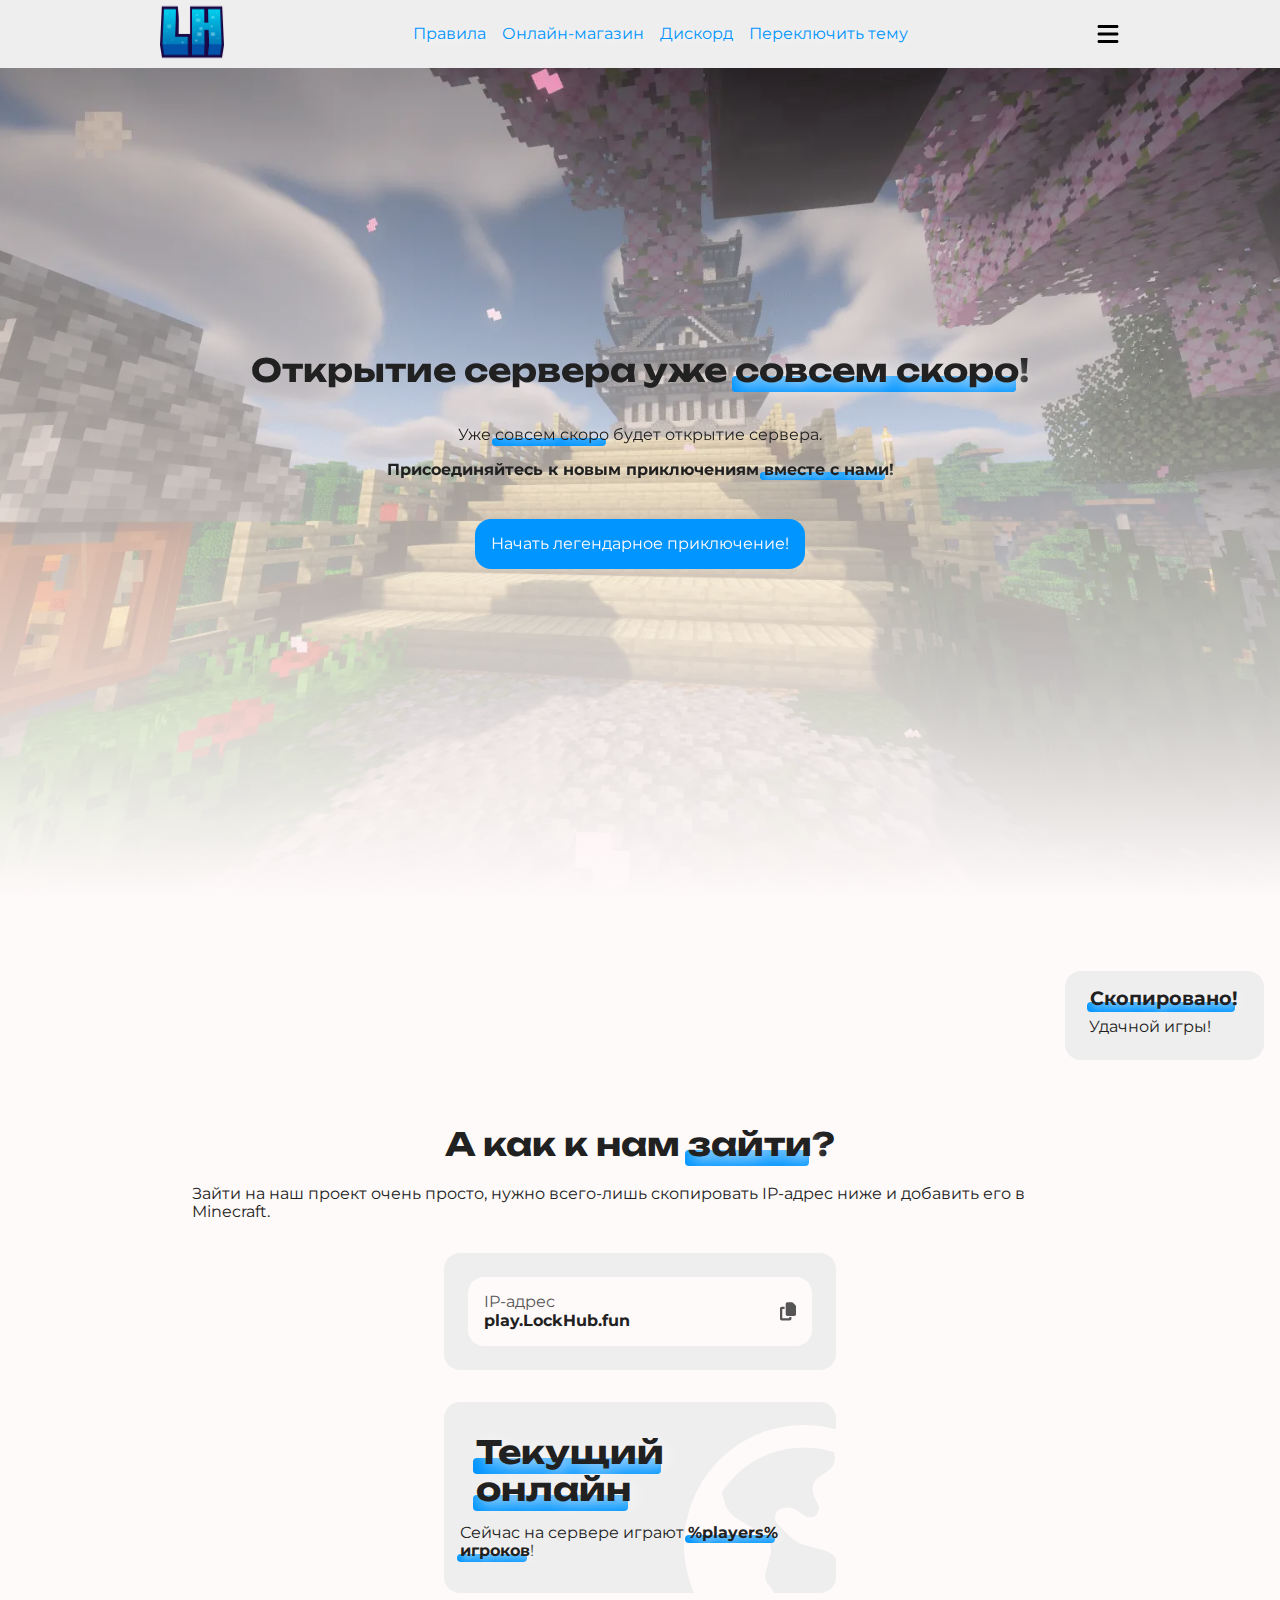
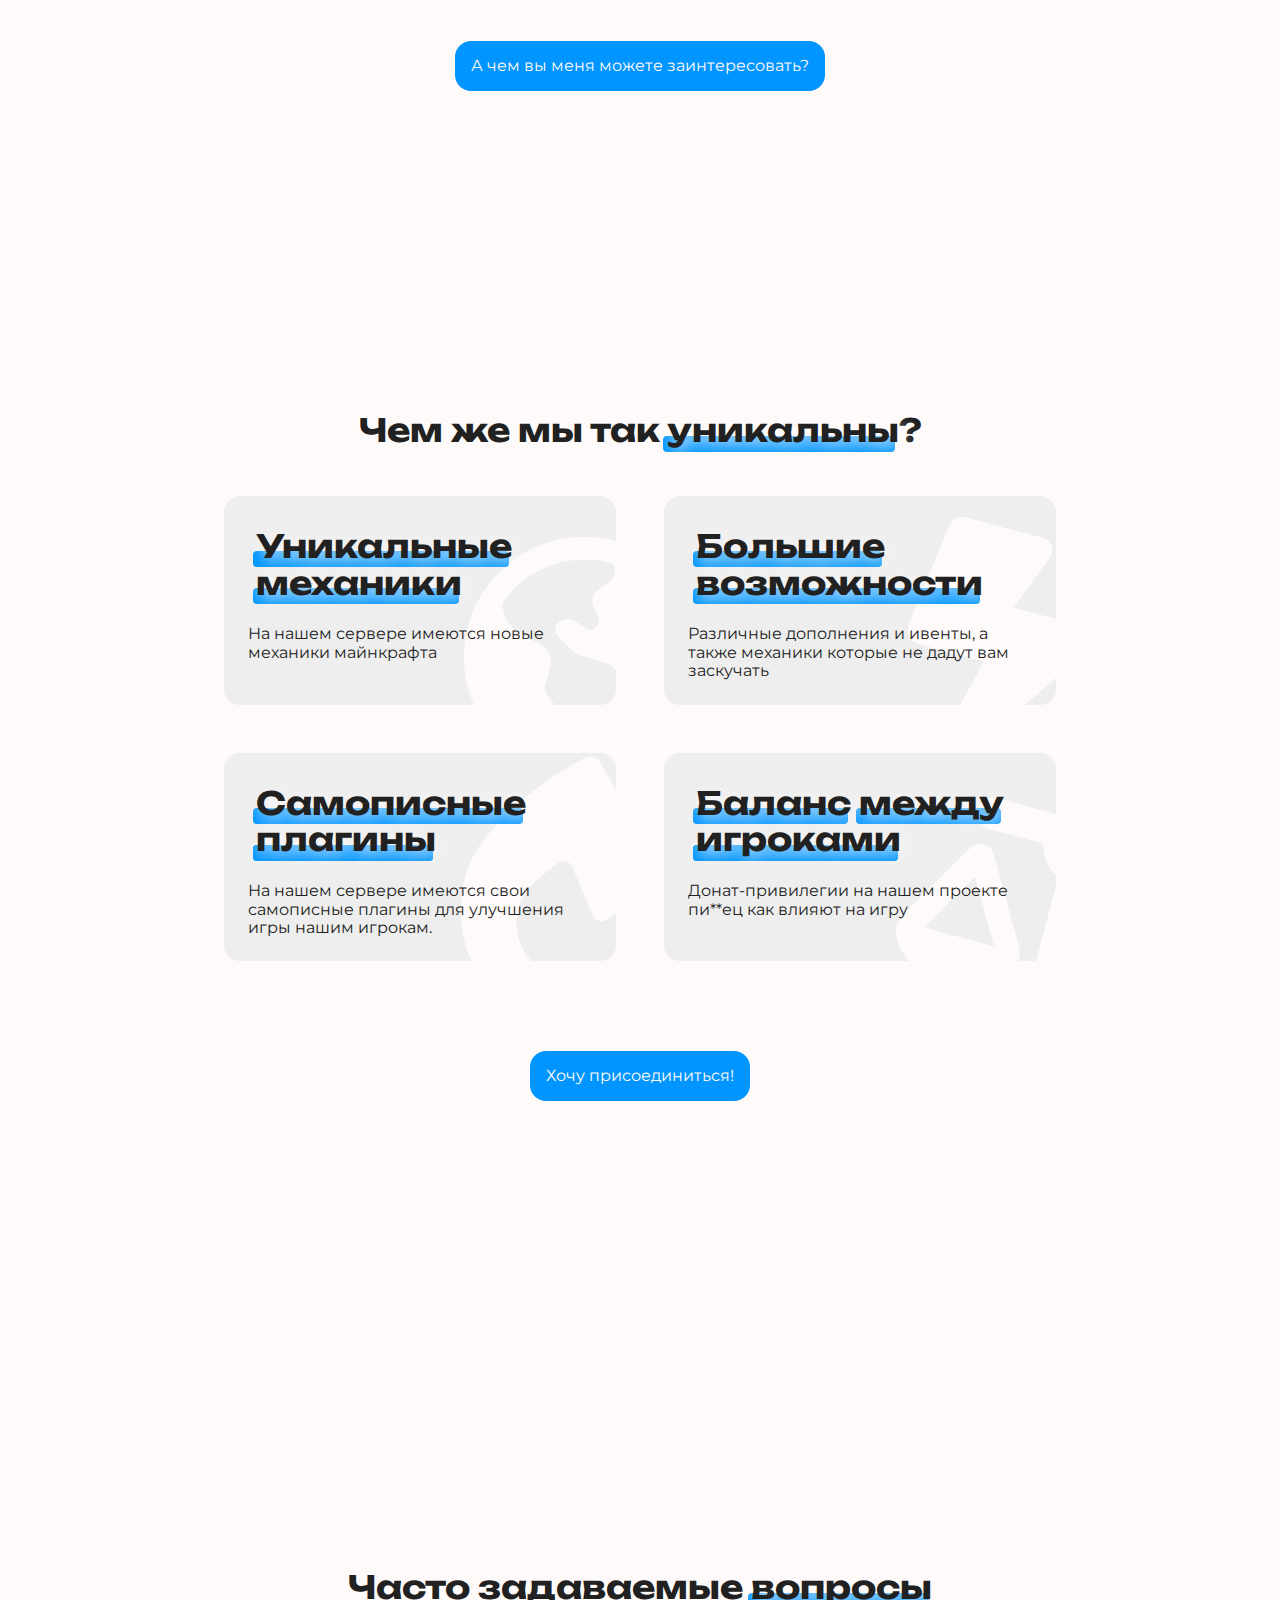
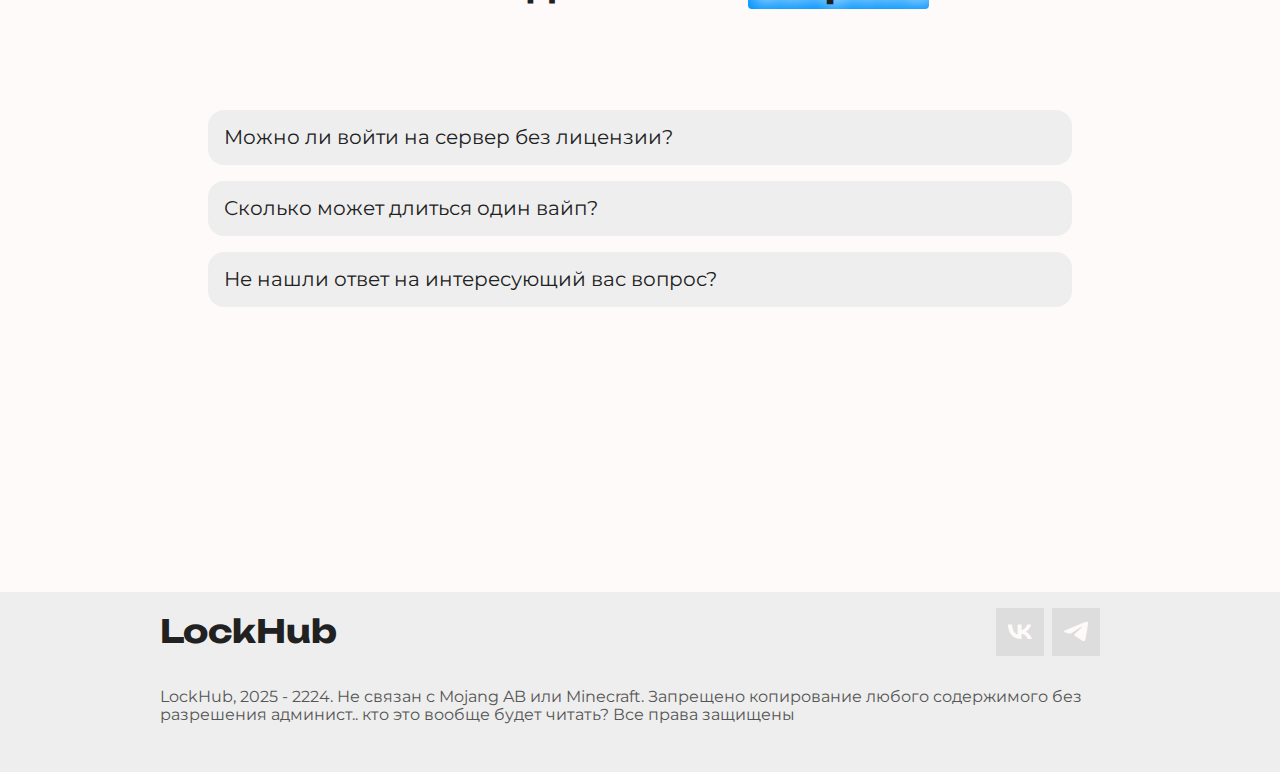
<file: index.html>
<!DOCTYPE html><html lang="ru" theme="dark"><head>
    <meta charset="UTF-8">
    <meta name="viewport" content="width=device-width, initial-scale=1.0">
    <link rel="icon" type="image/x-icon" href="logo.ico">
    <link rel="stylesheet" href="css/index.css">
    <!-- <link
      rel="stylesheet"
      href="https://cdnjs.cloudflare.com/ajax/libs/animate.css/4.1.1/animate.min.css"
    /> -->

    <title>LockHub</title>
    <meta name="description" content="Minecraft сервер с кучей разных фишек и классными игроками. Присоединяйтесь к новым приключениям вместе с нами!">
  </head>
  <body>
    <nav class="d-flex flex-justify-center flex-align-center">
      <div class="navbar">
        <div>
          <a href="index.html">
            <img class="logo" src="images/logo.webp" alt="Логотип сервера">
          </a>
        </div>
        <ul class="links flex-justify-center d-flex">
          <li><a href="index1.html" class="link">Правила</a></li>
          <li><a href="https://skydonate.ru/lockhub" class="link">Онлайн-магазин</a></li>
          <li><a href="https://discord.gg/B2KdKtQf73" class="link">Дискорд</a></li>
          <li><a onclick="toggleTheme()" class="link">Переключить тему</a></li>
        </ul>
        <a class="menu-button">
          <svg xmlns="http://www.w3.org/2000/svg" viewBox="0 0 448 512">
            <path d="M0 96C0 78.3 14.3 64 32 64H416c17.7 0 32 14.3 32 32s-14.3 32-32 32H32C14.3 128 0 113.7 0 96zM0 256c0-17.7 14.3-32 32-32H416c17.7 0 32 14.3 32 32s-14.3 32-32 32H32c-17.7 0-32-14.3-32-32zM448 416c0 17.7-14.3 32-32 32H32c-17.7 0-32-14.3-32-32s14.3-32 32-32H416c17.7 0 32 14.3 32 32z"></path>
          </svg>
        </a>
      </div>
    </nav>

    <main>
      <section id="banner" class="d-flex flex-align-center">
        <div id="welcome-text" class="d-flex f-column flex-align-center animate__animated animate__zoomInDown">
          <h1>
            Открытие сервера уже <span><span>совсем</span> <span>скоро</span></span>!
          </h1>
          <p>
            Уже <span>совсем скоро</span> будет открытие сервера.
          </p>
          <b>Присоединяйтесь к новым приключениям
            <span><span>вместе</span> <span>с</span> <span>нами</span></span>!</b>
          <div class="d-flex flex-justify-center">
            <a href="#join" class="button">Начать легендарное приключение!</a>
          </div>
        </div>
      </section>

      <section id="join" class="d-flex flex-align-center flex-justify-center">
        <div id="join-content" class="d-flex column-space-around flex-align-center">
          <div class="d-flex f-column flex-align-center">
            <h1>А как к нам <span>зайти</span>?</h1>
            <p>
              Зайти на наш проект очень просто, нужно всего-лишь скопировать
              IP-адрес ниже и добавить его в Minecraft.
            </p>
          </div>

          <div class="cards d-flex flex-justify-center">
            <div class="card">
              <div class="server-ip d-flex">
                <div>
                  <p class="text-muted">IP-адрес</p>
                  <b>play.LockHub.fun</b>
                </div>
                <a onclick="copy('play.LockHub.fun')" class="d-flex copy-button">
                  <svg xmlns="http://www.w3.org/2000/svg" viewBox="0 0 448 512">
                    <path d="M208 0H332.1c12.7 0 24.9 5.1 33.9 14.1l67.9 67.9c9 9 14.1 21.2 14.1 33.9V336c0 26.5-21.5 48-48 48H208c-26.5 0-48-21.5-48-48V48c0-26.5 21.5-48 48-48zM48 128h80v64H64V448H256V416h64v48c0 26.5-21.5 48-48 48H48c-26.5 0-48-21.5-48-48V176c0-26.5 21.5-48 48-48z"></path>
                  </svg>
                </a>
              </div>
            </div>
          </div>

          <img loading="lazy" class="join-divider" src="images/potion.webp" alt="Зелье">

          <div class="card">
            <h1><span>Текущий</span> <span>онлайн</span></h1>
            <p id="online-text">
              Сейчас на сервере играют
              <b><span><span>%players%</span> <span>игроков</span></span></b>!
            </p>
            <svg class="card-icon" xmlns="http://www.w3.org/2000/svg" viewBox="0 0 512 512">
              <path d="M57.7 193l9.4 16.4c8.3 14.5 21.9 25.2 38 29.8L163 255.7c17.2 4.9 29 20.6 29 38.5v39.9c0 11 6.2 21 16 25.9s16 14.9 16 25.9v39c0 15.6 14.9 26.9 29.9 22.6c16.1-4.6 28.6-17.5 32.7-33.8l2.8-11.2c4.2-16.9 15.2-31.4 30.3-40l8.1-4.6c15-8.5 24.2-24.5 24.2-41.7v-8.3c0-12.7-5.1-24.9-14.1-33.9l-3.9-3.9c-9-9-21.2-14.1-33.9-14.1H257c-11.1 0-22.1-2.9-31.8-8.4l-34.5-19.7c-4.3-2.5-7.6-6.5-9.2-11.2c-3.2-9.6 1.1-20 10.2-24.5l5.9-3c6.6-3.3 14.3-3.9 21.3-1.5l23.2 7.7c8.2 2.7 17.2-.4 21.9-7.5c4.7-7 4.2-16.3-1.2-22.8l-13.6-16.3c-10-12-9.9-29.5 .3-41.3l15.7-18.3c8.8-10.3 10.2-25 3.5-36.7l-2.4-4.2c-3.5-.2-6.9-.3-10.4-.3C163.1 48 84.4 108.9 57.7 193zM464 256c0-36.8-9.6-71.4-26.4-101.5L412 164.8c-15.7 6.3-23.8 23.8-18.5 39.8l16.9 50.7c3.5 10.4 12 18.3 22.6 20.9l29.1 7.3c1.2-9 1.8-18.2 1.8-27.5zM0 256a256 256 0 1 1 512 0A256 256 0 1 1 0 256z"></path>
            </svg>
          </div>
          <img loading="lazy" class="join-divider" src="images/sword.webp" alt="Меч">

          <svg class="dots" xmlns="http://www.w3.org/2000/svg" width="1000" height="1000">
            <defs>
              <pattern id="gridpattern" width="100" height="100" patternUnits="userSpaceOnUse">
                <circle cx="50" cy="50" r="20"></circle>
              </pattern>
            </defs>
            <rect width="1024" height="1024" fill="url(#gridpattern)"></rect>
          </svg>

          <div id="interest" class="d-flex flex-justify-center">
            <a href="#about-server" class="button">А чем вы меня можете заинтересовать?</a>
          </div>
        </div>
      </section>

      <section id="about-server" class="d-flex flex-justify-center flex-align-center">
        <div id="about-server-info" class="width-75 d-flex flex-align-center flex-justify-center column-space-around">
          <h1>Чем же мы так <span>уникальны</span>?</h1>
          <div class="cards d-flex flex-justify-center">
            <div class="card">
              <h1><span>Уникальные</span> <span>механики</span></h1>
              <p>На нашем сервере имеются новые механики майнкрафта</p>
              <svg class="card-icon" xmlns="http://www.w3.org/2000/svg" viewBox="0 0 512 512">
                <path d="M57.7 193l9.4 16.4c8.3 14.5 21.9 25.2 38 29.8L163 255.7c17.2 4.9 29 20.6 29 38.5v39.9c0 11 6.2 21 16 25.9s16 14.9 16 25.9v39c0 15.6 14.9 26.9 29.9 22.6c16.1-4.6 28.6-17.5 32.7-33.8l2.8-11.2c4.2-16.9 15.2-31.4 30.3-40l8.1-4.6c15-8.5 24.2-24.5 24.2-41.7v-8.3c0-12.7-5.1-24.9-14.1-33.9l-3.9-3.9c-9-9-21.2-14.1-33.9-14.1H257c-11.1 0-22.1-2.9-31.8-8.4l-34.5-19.7c-4.3-2.5-7.6-6.5-9.2-11.2c-3.2-9.6 1.1-20 10.2-24.5l5.9-3c6.6-3.3 14.3-3.9 21.3-1.5l23.2 7.7c8.2 2.7 17.2-.4 21.9-7.5c4.7-7 4.2-16.3-1.2-22.8l-13.6-16.3c-10-12-9.9-29.5 .3-41.3l15.7-18.3c8.8-10.3 10.2-25 3.5-36.7l-2.4-4.2c-3.5-.2-6.9-.3-10.4-.3C163.1 48 84.4 108.9 57.7 193zM464 256c0-36.8-9.6-71.4-26.4-101.5L412 164.8c-15.7 6.3-23.8 23.8-18.5 39.8l16.9 50.7c3.5 10.4 12 18.3 22.6 20.9l29.1 7.3c1.2-9 1.8-18.2 1.8-27.5zM0 256a256 256 0 1 1 512 0A256 256 0 1 1 0 256z"></path>
              </svg>
            </div>
            <div class="card">
              <h1><span>Большие</span> <span>возможности</span></h1>
              <p>
                Различные дополнения и ивенты, а также механики
                которые не дадут вам заскучать
              </p>
              <svg class="card-icon" xmlns="http://www.w3.org/2000/svg" viewBox="0 0 512 512">
                <path d="M0 256L28.5 28c2-16 15.6-28 31.8-28H228.9c15 0 27.1 12.1 27.1 27.1c0 3.2-.6 6.5-1.7 9.5L208 160H347.3c20.2 0 36.7 16.4 36.7 36.7c0 7.4-2.2 14.6-6.4 20.7l-192.2 281c-5.9 8.6-15.6 13.7-25.9 13.7h-2.9c-15.7 0-28.5-12.8-28.5-28.5c0-2.3 .3-4.6 .9-6.9L176 288H32c-17.7 0-32-14.3-32-32z"></path>
              </svg>
            </div>

            <img loading="lazy" class="card-divider" src="images/tnt.webp" alt="Блок">
            <img loading="lazy" class="card-divider" src="images/diamond.webp" alt="Блок">

            <div class="card">
              <h1>
                <span><span>Самописные</span> <span>плагины</span></span>
              </h1>
              <p>
                На нашем сервере имеются свои самописные плагины для
                улучшения игры нашим игрокам.
              </p>
              <svg class="card-icon" xmlns="http://www.w3.org/2000/svg" viewBox="0 0 448 512">
                <path d="M159.3 5.4c7.8-7.3 19.9-7.2 27.7 .1c27.6 25.9 53.5 53.8 77.7 84c11-14.4 23.5-30.1 37-42.9c7.9-7.4 20.1-7.4 28 .1c34.6 33 63.9 76.6 84.5 118c20.3 40.8 33.8 82.5 33.8 111.9C448 404.2 348.2 512 224 512C98.4 512 0 404.1 0 276.5c0-38.4 17.8-85.3 45.4-131.7C73.3 97.7 112.7 48.6 159.3 5.4zM225.7 416c25.3 0 47.7-7 68.8-21c42.1-29.4 53.4-88.2 28.1-134.4c-4.5-9-16-9.6-22.5-2l-25.2 29.3c-6.6 7.6-18.5 7.4-24.7-.5c-16.5-21-46-58.5-62.8-79.8c-6.3-8-18.3-8.1-24.7-.1c-33.8 42.5-50.8 69.3-50.8 99.4C112 375.4 162.6 416 225.7 416z"></path>
              </svg>
            </div>
            <div class="card">
              <h1>
                <span><span>Баланс</span> <span>между</span>
                  <span>игроками</span></span>
              </h1>
              <p>
                Донат-привилегии на нашем проекте пи**ец как влияют на игру
              </p>
              <svg class="card-icon" xmlns="http://www.w3.org/2000/svg" viewBox="0 0 480 480">
                <path d="M384 32H512c17.7 0 32 14.3 32 32s-14.3 32-32 32H398.4c-5.2 25.8-22.9 47.1-46.4 57.3V448H512c17.7 0 32 14.3 32 32s-14.3 32-32 32H320 128c-17.7 0-32-14.3-32-32s14.3-32 32-32H288V153.3c-23.5-10.3-41.2-31.6-46.4-57.3H128c-17.7 0-32-14.3-32-32s14.3-32 32-32H256c14.6-19.4 37.8-32 64-32s49.4 12.6 64 32zm55.6 288H584.4L512 195.8 439.6 320zM512 416c-62.9 0-115.2-34-126-78.9c-2.6-11 1-22.3 6.7-32.1l95.2-163.2c5-8.6 14.2-13.8 24.1-13.8s19.1 5.3 24.1 13.8l95.2 163.2c5.7 9.8 9.3 21.1 6.7 32.1C627.2 382 574.9 416 512 416zM126.8 195.8L54.4 320H199.3L126.8 195.8zM.9 337.1c-2.6-11 1-22.3 6.7-32.1l95.2-163.2c5-8.6 14.2-13.8 24.1-13.8s19.1 5.3 24.1 13.8l95.2 163.2c5.7 9.8 9.3 21.1 6.7 32.1C242 382 189.7 416 126.8 416S11.7 382 .9 337.1z"></path>
              </svg>
            </div>
          </div>
          <a href="#join" class="button">Хочу присоединиться!</a>
        </div>
      </section>

      <section id="faq" class="d-flex f-column flex-justify-center flex-align-center">
        <svg class="dots" xmlns="http://www.w3.org/2000/svg" width="1000" height="1000">
          <defs>
            <pattern id="gridpattern" width="100" height="100" patternUnits="userSpaceOnUse">
              <circle cx="50" cy="50" r="20"></circle>
            </pattern>
          </defs>
          <rect width="1024" height="1024" fill="url(#gridpattern)"></rect>
        </svg>

        <h1>Часто задаваемые <span>вопросы</span></h1>

        <img loading="lazy" class="divider" src="images/banner_template.webp" alt="Шаблон баннера">

        <div class="width-75 d-flex f-column flex-align-center">
          <div class="spoiler">
            <a class="spoiler-button">Можно ли войти на сервер без лицензии?</a>
            <div class="spoiler-content">
              <p>Конечно!</p>
              <p>
                Мы прекрасно понимаем, что далеко не у всех есть лицензия,
                поэтому добавили ещё и возможность установки скинов через
                команду <span>/skin</span>
              </p>
            </div>
          </div>
          <div class="spoiler">
            <a class="spoiler-button">Сколько может длиться один вайп?</a>
            <div class="spoiler-content">
              <p>
                В среднем, один вайп длится <span>много дней</span>, мне лень
                выдумывать что тут писать
              </p>
            </div>
          </div>
          <div class="spoiler">
            <a class="spoiler-button">Не нашли ответ на интересующий вас вопрос?</a>
            <div class="spoiler-content">
              <p>Просто напишите нам любым удобным способом!</p>
              <ul>
                <li>
                  Например, в <a href="https://t.me/LockHub">нашем ТГ-канале</a> есть много
                  людей/администрации которые могут всегда помочь
                </li>
              </ul>
              <br>
              <p>Также вы можете написать нам:</p>
              <ul>
                <li>В сообщения в нашей <a href="https://vk.com/LockHub">группы VK</a></li>
                <li>
                  На нашу электронную почту
                  <a href="mailto:lockhubserver@gmail.com">v0ufer@yandex.ru</a>
                </li>
              </ul>
            </div>
          </div>
        </div>

        <img loading="lazy" class="divider" src="images/book_and_quill.webp" alt="Книга с пером">
      </section>
    </main>

    <footer class="d-flex flex-align-center flex-justify-center">
      <div class="navbar">
        <div>
          <h1>LockHub</h1>
        </div>
        <div class="d-flex">
          <!-- <ul class="links">
            <li><a href="#" class="link">Публичная офферта</a></li>
            <li><a href="#" class="link">Пользовательское соглашение</a></li>
          </ul> -->
          <!-- Кнопки ссылок на соцсети -->
          <div id="footer-links" class="d-flex flex-align-center">
            <!-- VK -->
            <a class="d-flex link-button" href="https://vk.com/lockhub" aria-label="Перейти в нашу группу ВК">
              <svg width="24" height="24" xmlns="http://www.w3.org/2000/svg" viewBox="0 0 24 17">
                <path d="M13.0718 15.4603C4.87188 15.4603 0.194878 10.0549 0 1.0603H4.10743C4.24235 7.6621 7.27038 10.4585 9.66888 11.0351V1.0603H13.5366V6.75399C15.9051 6.50896 18.3933 3.91435 19.2328 1.0603H23.1004C22.4558 4.57741 19.7575 7.17202 17.8387 8.23869C19.7575 9.10355 22.8307 11.3666 24 15.4603H19.7425C18.8281 12.7216 16.5497 10.6026 13.5366 10.3143V15.4603H13.0718Z"></path>
              </svg>
            </a>
            <!-- Telegram -->
            <a class="d-flex link-button" href="https://t.me/lockhub" aria-label="Перейти в наш Telegram канал">
              <svg xmlns="http://www.w3.org/2000/svg" width="24" height="24" viewBox="0 0 20 17">
                <path d="M1.3749 6.94845C6.74359 4.69048 10.3236 3.20188 12.1148 2.48267C17.2292 0.429167 18.2919 0.0724514 18.9846 0.0606725C19.1369 0.0580818 19.4776 0.0945288 19.6982 0.267363C19.8845 0.413301 19.9358 0.610442 19.9603 0.748807C19.9848 0.887173 20.0154 1.20238 19.9911 1.44866C19.714 4.25975 18.5147 11.0815 17.9046 14.2299C17.6465 15.5622 17.1382 16.0089 16.6461 16.0526C15.5766 16.1476 14.7645 15.3703 13.7287 14.7148C12.1078 13.6892 11.1921 13.0507 9.61879 12.0498C7.80053 10.8932 8.97923 10.2574 10.0154 9.21854C10.2866 8.94664 14.9987 4.80923 15.0899 4.4339C15.1013 4.38696 15.1119 4.21198 15.0042 4.11959C14.8965 4.02719 14.7376 4.05879 14.6229 4.08392C14.4604 4.11953 11.871 5.77167 6.85486 9.04033C6.11988 9.52752 5.45416 9.7649 4.8577 9.75246C4.20015 9.73875 2.93528 9.39356 1.99498 9.0985C0.84166 8.7366 -0.074973 8.54526 0.00484519 7.93064C0.0464194 7.61051 0.503103 7.28311 1.3749 6.94845Z"></path>
              </svg>
            </a>
          </div>
        </div>
      </div>
      <p class="text-muted">
        LockHub, 2025 - 2224. Не связан с Mojang AB или Minecraft. Запрещено
        копирование любого содержимого без разрешения админист.. кто это вообще
        будет читать? Все права защищены
      </p>
      <p class="text-muted">
        
      </p>
    </footer>

    <div id="notification">
      <b><span>Скопировано!</span></b>
      <p>Удачной игры!</p>
    </div>

    <script src="js/index.js"></script>
  

</body></html>
</file>
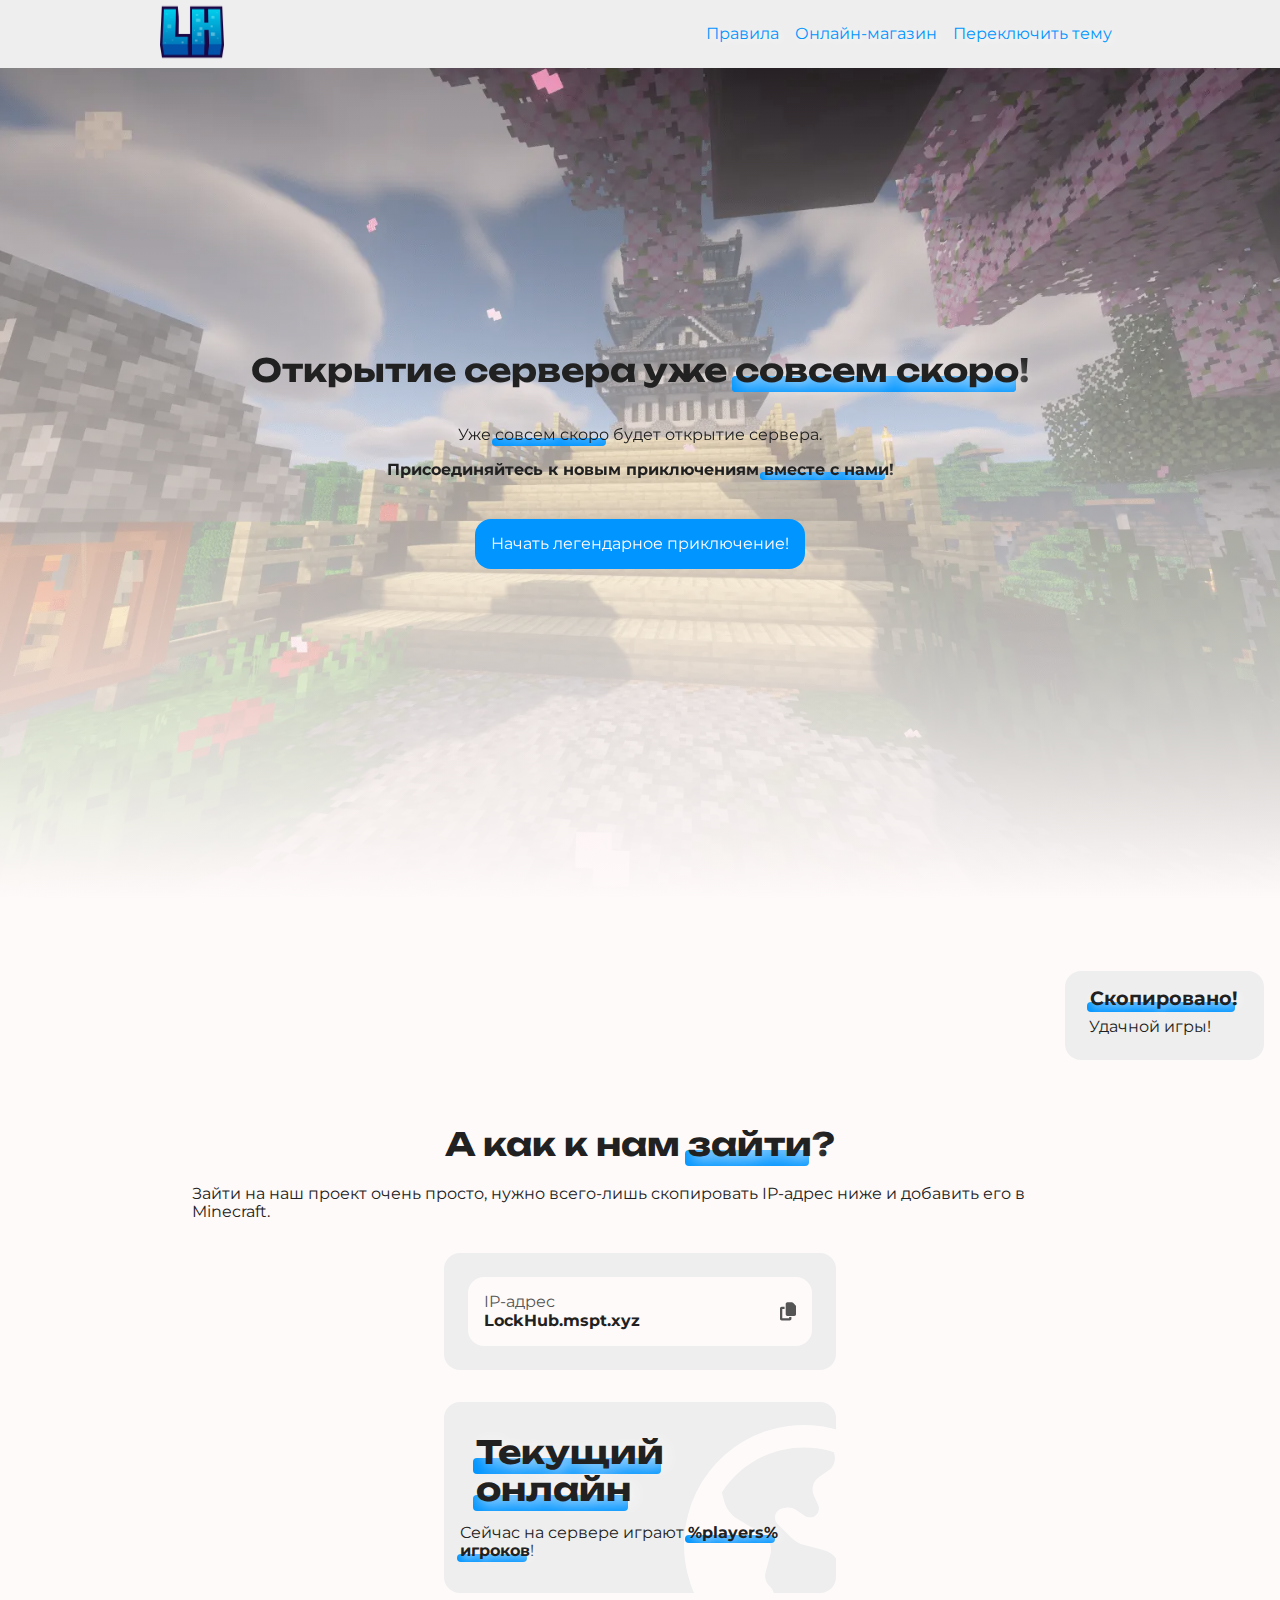
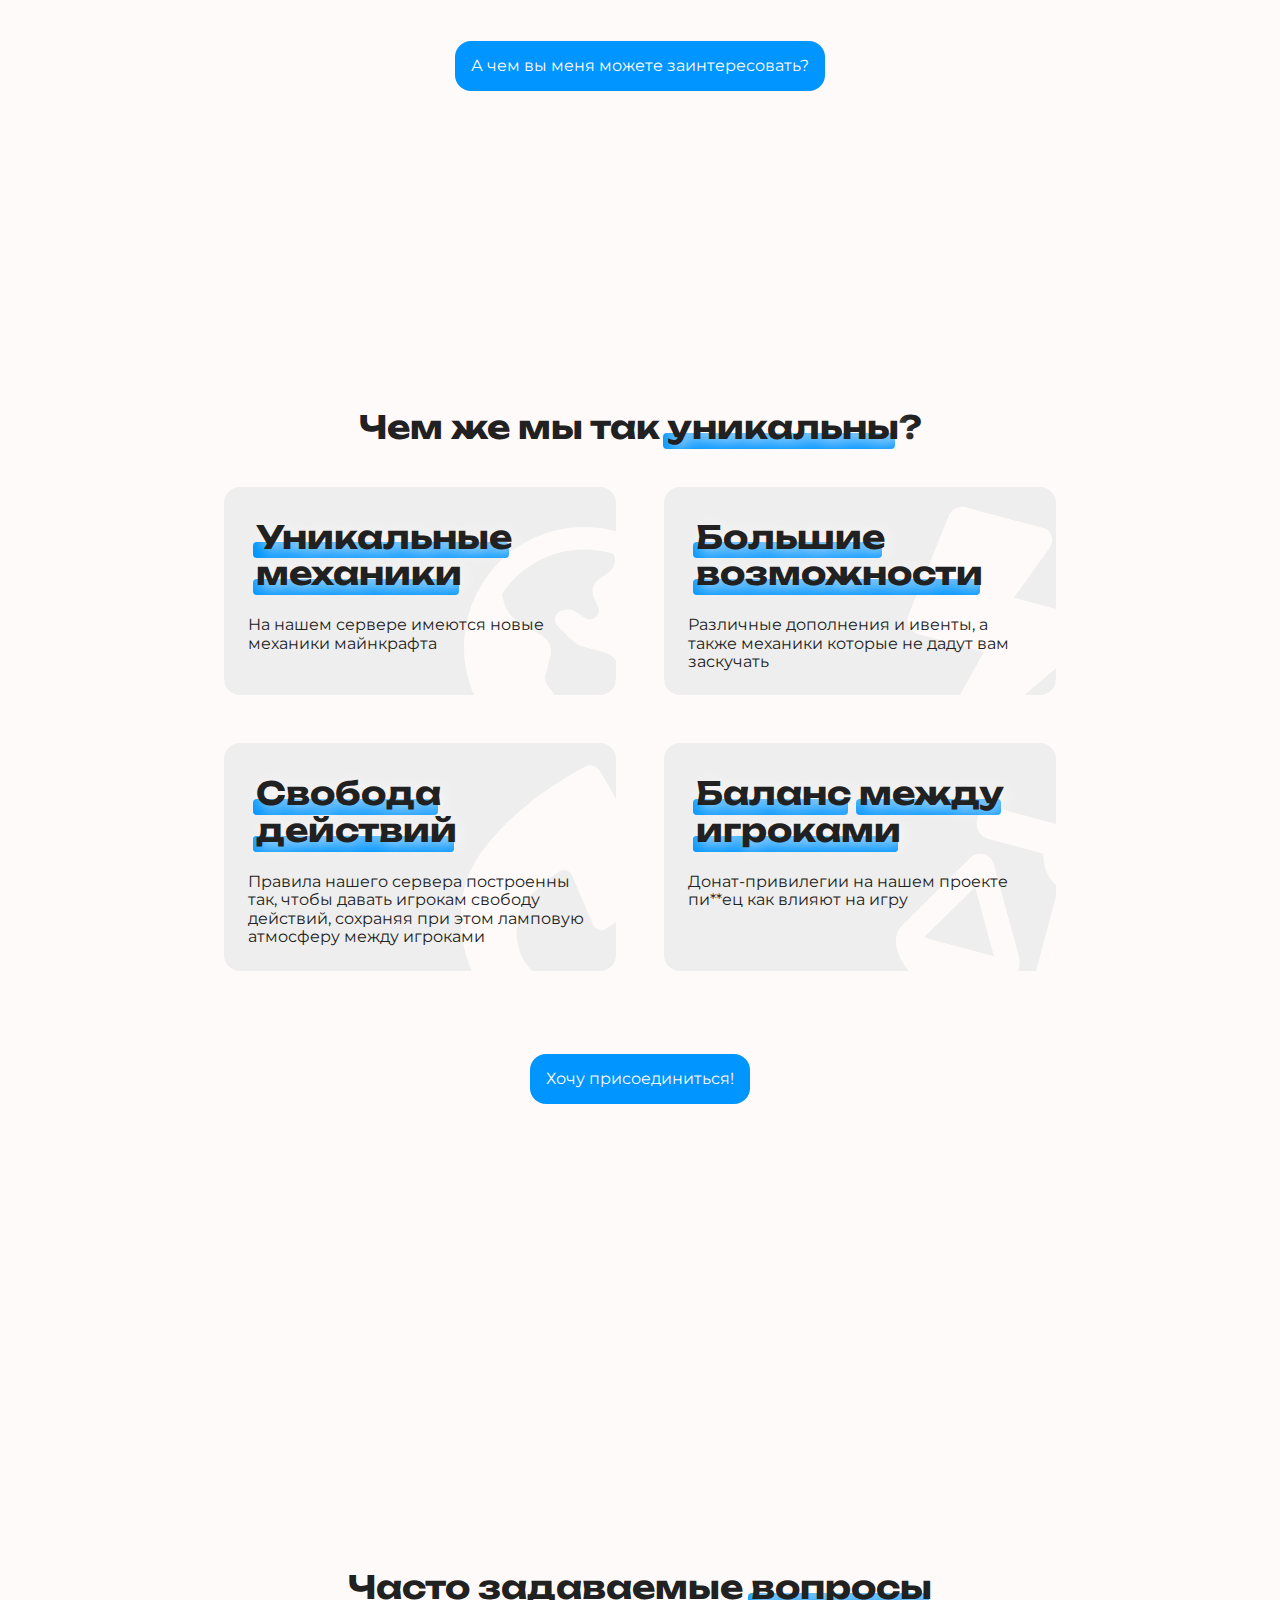
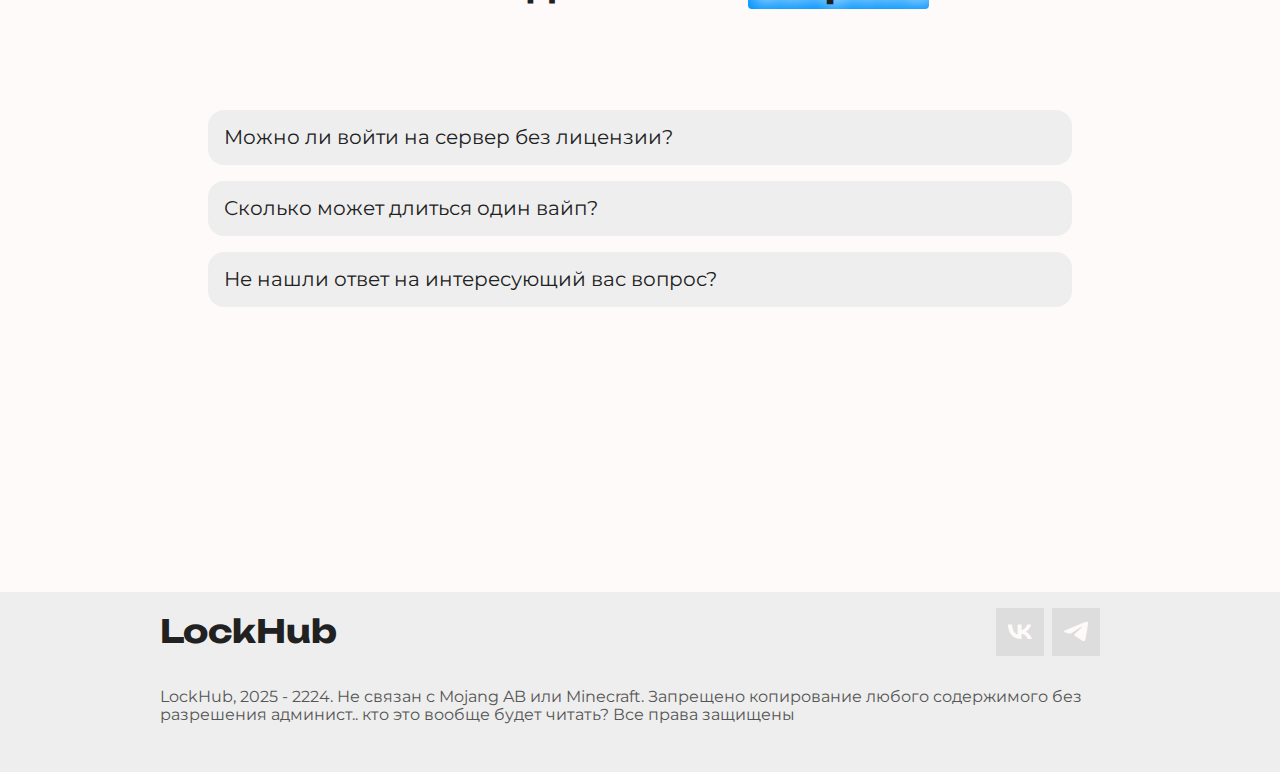
<file: lockhub/index.html>
<!DOCTYPE html><html lang="ru" theme="dark"><head>
    <meta charset="UTF-8">
    <meta name="viewport" content="width=device-width, initial-scale=1.0">
    <link rel="icon" type="image/x-icon" href="logo.ico">
    <link rel="stylesheet" href="css/index.css">
    <!-- <link
      rel="stylesheet"
      href="https://cdnjs.cloudflare.com/ajax/libs/animate.css/4.1.1/animate.min.css"
    /> -->

    <title>LockHub</title>
    <meta name="description" content="Minecraft сервер с кучей разных фишек и классными игроками. Присоединяйтесь к новым приключениям вместе с нами!">
  </head>
  <body>
    <nav class="d-flex flex-justify-center flex-align-center">
      <div class="navbar">
        <div>
          <a href="index.html">
            <img class="logo" src="images/logo.webp" alt="Логотип сервера">
          </a>
        </div>
        <ul class="links flex-justify-center d-flex">
          <li><a href="index1.html" class="link">Правила</a></li>
          <li><a href="https://skydonate.ru/lockhub" class="link">Онлайн-магазин</a></li>
          <!-- <li><a href="https://dsc.gg/LockHub" class="link">Поддержка</a></li> -->
          <li><a onclick="toggleTheme()" class="link">Переключить тему</a></li>
        </ul>
        <a class="menu-button">
          <svg xmlns="http://www.w3.org/2000/svg" viewBox="0 0 448 512">
            <path d="M0 96C0 78.3 14.3 64 32 64H416c17.7 0 32 14.3 32 32s-14.3 32-32 32H32C14.3 128 0 113.7 0 96zM0 256c0-17.7 14.3-32 32-32H416c17.7 0 32 14.3 32 32s-14.3 32-32 32H32c-17.7 0-32-14.3-32-32zM448 416c0 17.7-14.3 32-32 32H32c-17.7 0-32-14.3-32-32s14.3-32 32-32H416c17.7 0 32 14.3 32 32z"></path>
          </svg>
        </a>
      </div>
    </nav>

    <main>
      <section id="banner" class="d-flex flex-align-center">
        <div id="welcome-text" class="d-flex f-column flex-align-center animate__animated animate__zoomInDown">
          <h1>
            Открытие сервера уже <span><span>совсем</span> <span>скоро</span></span>!
          </h1>
          <p>
            Уже <span>совсем скоро</span> будет открытие сервера.
          </p>
          <b>Присоединяйтесь к новым приключениям
            <span><span>вместе</span> <span>с</span> <span>нами</span></span>!</b>
          <div class="d-flex flex-justify-center">
            <a href="#join" class="button">Начать легендарное приключение!</a>
          </div>
        </div>
      </section>

      <section id="join" class="d-flex flex-align-center flex-justify-center">
        <div id="join-content" class="d-flex column-space-around flex-align-center">
          <div class="d-flex f-column flex-align-center">
            <h1>А как к нам <span>зайти</span>?</h1>
            <p>
              Зайти на наш проект очень просто, нужно всего-лишь скопировать
              IP-адрес ниже и добавить его в Minecraft.
            </p>
          </div>

          <div class="cards d-flex flex-justify-center">
            <div class="card">
              <div class="server-ip d-flex">
                <div>
                  <p class="text-muted">IP-адрес</p>
                  <b>LockHub.mspt.xyz</b>
                </div>
                <a onclick="copy('lockhu.mspt.xyz')" class="d-flex copy-button">
                  <svg xmlns="http://www.w3.org/2000/svg" viewBox="0 0 448 512">
                    <path d="M208 0H332.1c12.7 0 24.9 5.1 33.9 14.1l67.9 67.9c9 9 14.1 21.2 14.1 33.9V336c0 26.5-21.5 48-48 48H208c-26.5 0-48-21.5-48-48V48c0-26.5 21.5-48 48-48zM48 128h80v64H64V448H256V416h64v48c0 26.5-21.5 48-48 48H48c-26.5 0-48-21.5-48-48V176c0-26.5 21.5-48 48-48z"></path>
                  </svg>
                </a>
              </div>
            </div>
          </div>

          <img loading="lazy" class="join-divider" src="images/potion.webp" alt="Зелье">

          <div class="card">
            <h1><span>Текущий</span> <span>онлайн</span></h1>
            <p id="online-text">
              Сейчас на сервере играют
              <b><span><span>%players%</span> <span>игроков</span></span></b>!
            </p>
            <svg class="card-icon" xmlns="http://www.w3.org/2000/svg" viewBox="0 0 512 512">
              <path d="M57.7 193l9.4 16.4c8.3 14.5 21.9 25.2 38 29.8L163 255.7c17.2 4.9 29 20.6 29 38.5v39.9c0 11 6.2 21 16 25.9s16 14.9 16 25.9v39c0 15.6 14.9 26.9 29.9 22.6c16.1-4.6 28.6-17.5 32.7-33.8l2.8-11.2c4.2-16.9 15.2-31.4 30.3-40l8.1-4.6c15-8.5 24.2-24.5 24.2-41.7v-8.3c0-12.7-5.1-24.9-14.1-33.9l-3.9-3.9c-9-9-21.2-14.1-33.9-14.1H257c-11.1 0-22.1-2.9-31.8-8.4l-34.5-19.7c-4.3-2.5-7.6-6.5-9.2-11.2c-3.2-9.6 1.1-20 10.2-24.5l5.9-3c6.6-3.3 14.3-3.9 21.3-1.5l23.2 7.7c8.2 2.7 17.2-.4 21.9-7.5c4.7-7 4.2-16.3-1.2-22.8l-13.6-16.3c-10-12-9.9-29.5 .3-41.3l15.7-18.3c8.8-10.3 10.2-25 3.5-36.7l-2.4-4.2c-3.5-.2-6.9-.3-10.4-.3C163.1 48 84.4 108.9 57.7 193zM464 256c0-36.8-9.6-71.4-26.4-101.5L412 164.8c-15.7 6.3-23.8 23.8-18.5 39.8l16.9 50.7c3.5 10.4 12 18.3 22.6 20.9l29.1 7.3c1.2-9 1.8-18.2 1.8-27.5zM0 256a256 256 0 1 1 512 0A256 256 0 1 1 0 256z"></path>
            </svg>
          </div>
          <img loading="lazy" class="join-divider" src="images/sword.webp" alt="Меч">

          <svg class="dots" xmlns="http://www.w3.org/2000/svg" width="1000" height="1000">
            <defs>
              <pattern id="gridpattern" width="100" height="100" patternUnits="userSpaceOnUse">
                <circle cx="50" cy="50" r="20"></circle>
              </pattern>
            </defs>
            <rect width="1024" height="1024" fill="url(#gridpattern)"></rect>
          </svg>

          <div id="interest" class="d-flex flex-justify-center">
            <a href="#about-server" class="button">А чем вы меня можете заинтересовать?</a>
          </div>
        </div>
      </section>

      <section id="about-server" class="d-flex flex-justify-center flex-align-center">
        <div id="about-server-info" class="width-75 d-flex flex-align-center flex-justify-center column-space-around">
          <h1>Чем же мы так <span>уникальны</span>?</h1>
          <div class="cards d-flex flex-justify-center">
            <div class="card">
              <h1><span>Уникальные</span> <span>механики</span></h1>
              <p>На нашем сервере имеются новые механики майнкрафта</p>
              <svg class="card-icon" xmlns="http://www.w3.org/2000/svg" viewBox="0 0 512 512">
                <path d="M57.7 193l9.4 16.4c8.3 14.5 21.9 25.2 38 29.8L163 255.7c17.2 4.9 29 20.6 29 38.5v39.9c0 11 6.2 21 16 25.9s16 14.9 16 25.9v39c0 15.6 14.9 26.9 29.9 22.6c16.1-4.6 28.6-17.5 32.7-33.8l2.8-11.2c4.2-16.9 15.2-31.4 30.3-40l8.1-4.6c15-8.5 24.2-24.5 24.2-41.7v-8.3c0-12.7-5.1-24.9-14.1-33.9l-3.9-3.9c-9-9-21.2-14.1-33.9-14.1H257c-11.1 0-22.1-2.9-31.8-8.4l-34.5-19.7c-4.3-2.5-7.6-6.5-9.2-11.2c-3.2-9.6 1.1-20 10.2-24.5l5.9-3c6.6-3.3 14.3-3.9 21.3-1.5l23.2 7.7c8.2 2.7 17.2-.4 21.9-7.5c4.7-7 4.2-16.3-1.2-22.8l-13.6-16.3c-10-12-9.9-29.5 .3-41.3l15.7-18.3c8.8-10.3 10.2-25 3.5-36.7l-2.4-4.2c-3.5-.2-6.9-.3-10.4-.3C163.1 48 84.4 108.9 57.7 193zM464 256c0-36.8-9.6-71.4-26.4-101.5L412 164.8c-15.7 6.3-23.8 23.8-18.5 39.8l16.9 50.7c3.5 10.4 12 18.3 22.6 20.9l29.1 7.3c1.2-9 1.8-18.2 1.8-27.5zM0 256a256 256 0 1 1 512 0A256 256 0 1 1 0 256z"></path>
              </svg>
            </div>
            <div class="card">
              <h1><span>Большие</span> <span>возможности</span></h1>
              <p>
                Различные дополнения и ивенты, а также механики
                которые не дадут вам заскучать
              </p>
              <svg class="card-icon" xmlns="http://www.w3.org/2000/svg" viewBox="0 0 512 512">
                <path d="M0 256L28.5 28c2-16 15.6-28 31.8-28H228.9c15 0 27.1 12.1 27.1 27.1c0 3.2-.6 6.5-1.7 9.5L208 160H347.3c20.2 0 36.7 16.4 36.7 36.7c0 7.4-2.2 14.6-6.4 20.7l-192.2 281c-5.9 8.6-15.6 13.7-25.9 13.7h-2.9c-15.7 0-28.5-12.8-28.5-28.5c0-2.3 .3-4.6 .9-6.9L176 288H32c-17.7 0-32-14.3-32-32z"></path>
              </svg>
            </div>

            <img loading="lazy" class="card-divider" src="images/tnt.webp" alt="Блок">
            <img loading="lazy" class="card-divider" src="images/diamond.webp" alt="Блок">

            <div class="card">
              <h1>
                <span><span>Свобода</span> <span>действий</span></span>
              </h1>
              <p>
                Правила нашего сервера построенны так, чтобы давать игрокам
                свободу действий, сохраняя при этом ламповую атмосферу между
                игроками
              </p>
              <svg class="card-icon" xmlns="http://www.w3.org/2000/svg" viewBox="0 0 448 512">
                <path d="M159.3 5.4c7.8-7.3 19.9-7.2 27.7 .1c27.6 25.9 53.5 53.8 77.7 84c11-14.4 23.5-30.1 37-42.9c7.9-7.4 20.1-7.4 28 .1c34.6 33 63.9 76.6 84.5 118c20.3 40.8 33.8 82.5 33.8 111.9C448 404.2 348.2 512 224 512C98.4 512 0 404.1 0 276.5c0-38.4 17.8-85.3 45.4-131.7C73.3 97.7 112.7 48.6 159.3 5.4zM225.7 416c25.3 0 47.7-7 68.8-21c42.1-29.4 53.4-88.2 28.1-134.4c-4.5-9-16-9.6-22.5-2l-25.2 29.3c-6.6 7.6-18.5 7.4-24.7-.5c-16.5-21-46-58.5-62.8-79.8c-6.3-8-18.3-8.1-24.7-.1c-33.8 42.5-50.8 69.3-50.8 99.4C112 375.4 162.6 416 225.7 416z"></path>
              </svg>
            </div>
            <div class="card">
              <h1>
                <span><span>Баланс</span> <span>между</span>
                  <span>игроками</span></span>
              </h1>
              <p>
                Донат-привилегии на нашем проекте пи**ец как влияют на игру
              </p>
              <svg class="card-icon" xmlns="http://www.w3.org/2000/svg" viewBox="0 0 480 480">
                <path d="M384 32H512c17.7 0 32 14.3 32 32s-14.3 32-32 32H398.4c-5.2 25.8-22.9 47.1-46.4 57.3V448H512c17.7 0 32 14.3 32 32s-14.3 32-32 32H320 128c-17.7 0-32-14.3-32-32s14.3-32 32-32H288V153.3c-23.5-10.3-41.2-31.6-46.4-57.3H128c-17.7 0-32-14.3-32-32s14.3-32 32-32H256c14.6-19.4 37.8-32 64-32s49.4 12.6 64 32zm55.6 288H584.4L512 195.8 439.6 320zM512 416c-62.9 0-115.2-34-126-78.9c-2.6-11 1-22.3 6.7-32.1l95.2-163.2c5-8.6 14.2-13.8 24.1-13.8s19.1 5.3 24.1 13.8l95.2 163.2c5.7 9.8 9.3 21.1 6.7 32.1C627.2 382 574.9 416 512 416zM126.8 195.8L54.4 320H199.3L126.8 195.8zM.9 337.1c-2.6-11 1-22.3 6.7-32.1l95.2-163.2c5-8.6 14.2-13.8 24.1-13.8s19.1 5.3 24.1 13.8l95.2 163.2c5.7 9.8 9.3 21.1 6.7 32.1C242 382 189.7 416 126.8 416S11.7 382 .9 337.1z"></path>
              </svg>
            </div>
          </div>
          <a href="#join" class="button">Хочу присоединиться!</a>
        </div>
      </section>

      <section id="faq" class="d-flex f-column flex-justify-center flex-align-center">
        <svg class="dots" xmlns="http://www.w3.org/2000/svg" width="1000" height="1000">
          <defs>
            <pattern id="gridpattern" width="100" height="100" patternUnits="userSpaceOnUse">
              <circle cx="50" cy="50" r="20"></circle>
            </pattern>
          </defs>
          <rect width="1024" height="1024" fill="url(#gridpattern)"></rect>
        </svg>

        <h1>Часто задаваемые <span>вопросы</span></h1>

        <img loading="lazy" class="divider" src="images/banner_template.webp" alt="Шаблон баннера">

        <div class="width-75 d-flex f-column flex-align-center">
          <div class="spoiler">
            <a class="spoiler-button">Можно ли войти на сервер без лицензии?</a>
            <div class="spoiler-content">
              <p>Конечно!</p>
              <p>
                Мы прекрасно понимаем, что далеко не у всех есть лицензия,
                поэтому добавили ещё и возможность установки скинов через
                команду <span>/skin</span>
              </p>
            </div>
          </div>
          <div class="spoiler">
            <a class="spoiler-button">Сколько может длиться один вайп?</a>
            <div class="spoiler-content">
              <p>
                В среднем, один вайп длится <span>много дней</span>, мне лень
                выдумывать что тут писать
              </p>
            </div>
          </div>
          <div class="spoiler">
            <a class="spoiler-button">Не нашли ответ на интересующий вас вопрос?</a>
            <div class="spoiler-content">
              <p>Просто напишите нам любым удобным способом!</p>
              <ul>
                <li>
                  Например, в <a href="https://t.me/LockHub">нашем ТГ-канале</a> есть много
                  людей/администрации которые могут всегда помочь
                </li>
              </ul>
              <br>
              <p>Также вы можете написать нам:</p>
              <ul>
                <li>В сообщения в нашей <a href="https://vk.com/LockHub">группы VK</a></li>
                <li>
                  На нашу электронную почту
                  <a href="mailto:lockhubserver@gmail.com">v0ufer@yandex.ru</a>
                </li>
              </ul>
            </div>
          </div>
        </div>

        <img loading="lazy" class="divider" src="images/book_and_quill.webp" alt="Книга с пером">
      </section>
    </main>

    <footer class="d-flex flex-align-center flex-justify-center">
      <div class="navbar">
        <div>
          <h1>LockHub</h1>
        </div>
        <div class="d-flex">
          <!-- <ul class="links">
            <li><a href="#" class="link">Публичная офферта</a></li>
            <li><a href="#" class="link">Пользовательское соглашение</a></li>
          </ul> -->
          <!-- Кнопки ссылок на соцсети -->
          <div id="footer-links" class="d-flex flex-align-center">
            <!-- VK -->
            <a class="d-flex link-button" href="https://vk.com/lockhub" aria-label="Перейти в нашу группу ВК">
              <svg width="24" height="24" xmlns="http://www.w3.org/2000/svg" viewBox="0 0 24 17">
                <path d="M13.0718 15.4603C4.87188 15.4603 0.194878 10.0549 0 1.0603H4.10743C4.24235 7.6621 7.27038 10.4585 9.66888 11.0351V1.0603H13.5366V6.75399C15.9051 6.50896 18.3933 3.91435 19.2328 1.0603H23.1004C22.4558 4.57741 19.7575 7.17202 17.8387 8.23869C19.7575 9.10355 22.8307 11.3666 24 15.4603H19.7425C18.8281 12.7216 16.5497 10.6026 13.5366 10.3143V15.4603H13.0718Z"></path>
              </svg>
            </a>
            <!-- Telegram -->
            <a class="d-flex link-button" href="https://t.me/v0ufer" aria-label="Перейти в наш Telegram канал">
              <svg xmlns="http://www.w3.org/2000/svg" width="24" height="24" viewBox="0 0 20 17">
                <path d="M1.3749 6.94845C6.74359 4.69048 10.3236 3.20188 12.1148 2.48267C17.2292 0.429167 18.2919 0.0724514 18.9846 0.0606725C19.1369 0.0580818 19.4776 0.0945288 19.6982 0.267363C19.8845 0.413301 19.9358 0.610442 19.9603 0.748807C19.9848 0.887173 20.0154 1.20238 19.9911 1.44866C19.714 4.25975 18.5147 11.0815 17.9046 14.2299C17.6465 15.5622 17.1382 16.0089 16.6461 16.0526C15.5766 16.1476 14.7645 15.3703 13.7287 14.7148C12.1078 13.6892 11.1921 13.0507 9.61879 12.0498C7.80053 10.8932 8.97923 10.2574 10.0154 9.21854C10.2866 8.94664 14.9987 4.80923 15.0899 4.4339C15.1013 4.38696 15.1119 4.21198 15.0042 4.11959C14.8965 4.02719 14.7376 4.05879 14.6229 4.08392C14.4604 4.11953 11.871 5.77167 6.85486 9.04033C6.11988 9.52752 5.45416 9.7649 4.8577 9.75246C4.20015 9.73875 2.93528 9.39356 1.99498 9.0985C0.84166 8.7366 -0.074973 8.54526 0.00484519 7.93064C0.0464194 7.61051 0.503103 7.28311 1.3749 6.94845Z"></path>
              </svg>
            </a>
          </div>
        </div>
      </div>
      <p class="text-muted">
        LockHub, 2025 - 2224. Не связан с Mojang AB или Minecraft. Запрещено
        копирование любого содержимого без разрешения админист.. кто это вообще
        будет читать? Все права защищены
      </p>
      <p class="text-muted">
        
      </p>
    </footer>

    <div id="notification">
      <b><span>Скопировано!</span></b>
      <p>Удачной игры!</p>
    </div>

    <script src="js/index.js"></script>
  

</body></html>
</file>
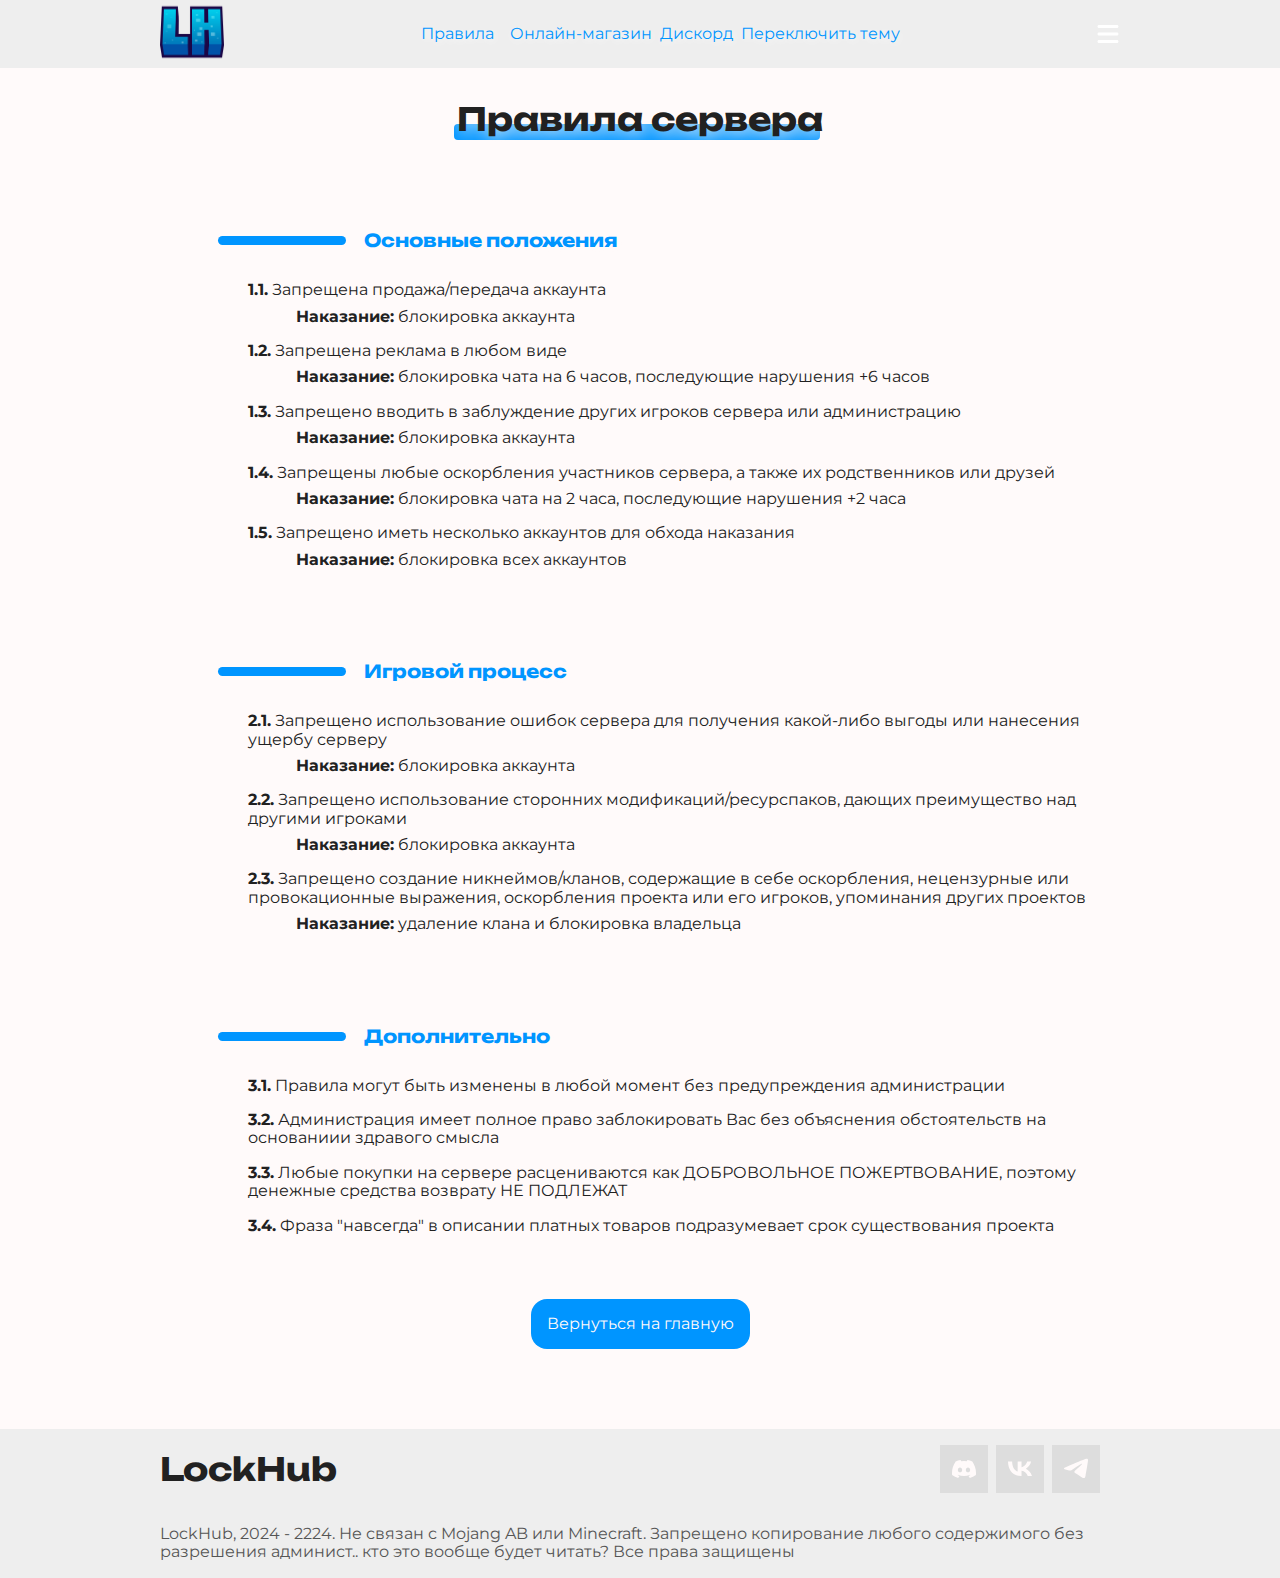
<file: index1.html>
<!DOCTYPE html><html lang="ru" theme="dark"><head>
    <meta charset="UTF-8">
    <meta name="viewport" content="width=device-width, initial-scale=1.0">
    <link rel="icon" type="image/x-icon" href="images/logo.ico">
    <link rel="stylesheet" href="css/index.css">
    <link rel="stylesheet" href="css/rules.css">
    <link rel="stylesheet" href="css/animate.min.css">

    <title>Правила</title>
  </head>
  <body>
    <nav class="d-flex flex-justify-center flex-align-center">
      <div class="navbar">
        <div>
          <a href="index.html">
            <img loading="lazy" class="logo" src="images/logo.webp" alt="Логотип сервера">
          </a>
        </div>
        <ul class="links flex-justify-center d-flex">
          <li><a href="index1.html" class="link">Правила</a></li>
          <li><a href="https://skydonate.ru/lockhub" class="link">Онлайн-магазин</a></li>
          <a href="https://discord.gg/B2KdKtQf73" class="link">Дискорд</a></li>
          <li><a onclick="toggleTheme()" class="link">Переключить тему</a></li>
        </ul>
        <a class="menu-button">
          <svg xmlns="http://www.w3.org/2000/svg" viewBox="0 0 448 512" fill="#ffffff">
            <path d="M0 96C0 78.3 14.3 64 32 64H416c17.7 0 32 14.3 32 32s-14.3 32-32 32H32C14.3 128 0 113.7 0 96zM0 256c0-17.7 14.3-32 32-32H416c17.7 0 32 14.3 32 32s-14.3 32-32 32H32c-17.7 0-32-14.3-32-32zM448 416c0 17.7-14.3 32-32 32H32c-17.7 0-32-14.3-32-32s14.3-32 32-32H416c17.7 0 32 14.3 32 32z"></path>
          </svg>
        </a>
      </div>
    </nav>

    <main>
      <section id="server-rules" class="d-flex f-column flex-justify-center flex-align-center animate__animated animate__zoomInUp">
        <div class="width-75 f-column">
          <h1 class="d-flex flex-justify-center">
            <span>Правила сервера</span>
          </h1>

          <ul id="rules">
            <li>
              <h3><span>Основные положения</span></h3>
              <ul>
                <li>
                  <b>1.1.</b> Запрещена продажа/передача аккаунта
                  <p><b>Наказание:</b> блокировка аккаунта</p>
                </li>
                <li>
                  <b>1.2.</b> Запрещена реклама в любом виде
                  <p>
                    <b>Наказание:</b> блокировка чата на 6 часов, последующие
                    нарушения +6 часов
                  </p>
                </li>
                <li>
                  <b>1.3.</b> Запрещено вводить в заблуждение других игроков
                  сервера или администрацию
                  <p><b>Наказание:</b> блокировка аккаунта</p>
                </li>
                <li>
                  <b>1.4.</b> Запрещены любые оскорбления участников сервера, а
                  также их родственников или друзей
                  <p>
                    <b>Наказание:</b> блокировка чата на 2 часа, последующие
                    нарушения +2 часа
                  </p>
                </li>
                <li>
                  <b>1.5.</b> Запрещено иметь несколько аккаунтов для обхода
                  наказания
                  <p><b>Наказание:</b> блокировка всех аккаунтов</p>
                </li>
              </ul>
            </li>

            <li>
              <h3><span>Игровой процесс</span></h3>
              <ul>
                <li>
                  <b>2.1.</b> Запрещено использование ошибок сервера для
                  получения какой-либо выгоды или нанесения ущербу серверу
                  <p><b>Наказание:</b> блокировка аккаунта</p>
                </li>
                <li>
                  <b>2.2.</b> Запрещено использование сторонних
                  модификаций/ресурспаков, дающих преимущество над другими
                  игроками
                  <p><b>Наказание:</b> блокировка аккаунта</p>
                </li>
                <li>
                  <b>2.3.</b> Запрещено создание никнеймов/кланов, содержащие в
                  себе оскорбления, нецензурные или провокационные выражения,
                  оскорбления проекта или его игроков, упоминания других
                  проектов
                  <p><b>Наказание:</b> удаление клана и блокировка владельца</p>
                </li>
              </ul>
            </li>

            <li>
              <h3><span>Дополнительно</span></h3>
              <ul>
                <li>
                  <b>3.1.</b> Правила могут быть изменены в любой момент без
                  предупреждения администрации
                </li>
                <li>
                  <b>3.2.</b> Администрация имеет полное право заблокировать Вас
                  без объяснения обстоятельств на основаниии здравого смысла
                </li>
                <li>
                  <b>3.3.</b> Любые покупки на сервере расцениваются как
                  ДОБРОВОЛЬНОЕ ПОЖЕРТВОВАНИЕ, поэтому денежные средства возврату
                  НЕ ПОДЛЕЖАТ
                </li>
                <li>
                  <b>3.4.</b> Фраза "навсегда" в описании платных товаров
                  подразумевает срок существования проекта
                </li>
              </ul>
            </li>
          </ul>
        </div>

        <a id="return" class="button" href="index.html">Вернуться на главную</a>
      </section>
    </main>

    <footer class="d-flex flex-align-center flex-justify-center">
      <div class="navbar">
        <div>
          <h1>LockHub</h1>
        </div>
        <div class="d-flex">
          <!-- <ul class="links">
            <li><a href="#" class="link">Публичная офферта</a></li>
            <li><a href="#" class="link">Пользовательское соглашение</a></li>
          </ul> -->
          <!-- Кнопки ссылок на соцсети -->
          <div id="footer-links" class="d-flex flex-align-center">
            <!-- Discord -->
            <a class="d-flex link-button" href="https://dsc.gg/LockHub" aria-label="Перейти в наш Discord сервер">
              <svg width="24" height="24" xmlns="http://www.w3.org/2000/svg" viewBox="0 0 127.14 96.36">
                <path d="M107.7,8.07A105.15,105.15,0,0,0,81.47,0a72.06,72.06,0,0,0-3.36,6.83A97.68,97.68,0,0,0,49,6.83,72.37,72.37,0,0,0,45.64,0,105.89,105.89,0,0,0,19.39,8.09C2.79,32.65-1.71,56.6.54,80.21h0A105.73,105.73,0,0,0,32.71,96.36,77.7,77.7,0,0,0,39.6,85.25a68.42,68.42,0,0,1-10.85-5.18c.91-.66,1.8-1.34,2.66-2a75.57,75.57,0,0,0,64.32,0c.87.71,1.76,1.39,2.66,2a68.68,68.68,0,0,1-10.87,5.19,77,77,0,0,0,6.89,11.1A105.25,105.25,0,0,0,126.6,80.22h0C129.24,52.84,122.09,29.11,107.7,8.07ZM42.45,65.69C36.18,65.69,31,60,31,53s5-12.74,11.43-12.74S54,46,53.89,53,48.84,65.69,42.45,65.69Zm42.24,0C78.41,65.69,73.25,60,73.25,53s5-12.74,11.44-12.74S96.23,46,96.12,53,91.08,65.69,84.69,65.69Z"></path>
              </svg>
            </a>
            <!-- VK -->
            <a class="d-flex link-button" href="https://vk.com/LockHub" aria-label="Перейти в нашу группу ВК">
              <svg width="24" height="24" xmlns="http://www.w3.org/2000/svg" viewBox="0 0 24 17">
                <path d="M13.0718 15.4603C4.87188 15.4603 0.194878 10.0549 0 1.0603H4.10743C4.24235 7.6621 7.27038 10.4585 9.66888 11.0351V1.0603H13.5366V6.75399C15.9051 6.50896 18.3933 3.91435 19.2328 1.0603H23.1004C22.4558 4.57741 19.7575 7.17202 17.8387 8.23869C19.7575 9.10355 22.8307 11.3666 24 15.4603H19.7425C18.8281 12.7216 16.5497 10.6026 13.5366 10.3143V15.4603H13.0718Z"></path>
              </svg>
            </a>
            <!-- Telegram -->
            <a class="d-flex link-button" href="https://t.me/v0ufer " aria-label="Перейти в наш Telegram канал">
              <svg xmlns="http://www.w3.org/2000/svg" width="24" height="24" viewBox="0 0 20 17">
                <path d="M1.3749 6.94845C6.74359 4.69048 10.3236 3.20188 12.1148 2.48267C17.2292 0.429167 18.2919 0.0724514 18.9846 0.0606725C19.1369 0.0580818 19.4776 0.0945288 19.6982 0.267363C19.8845 0.413301 19.9358 0.610442 19.9603 0.748807C19.9848 0.887173 20.0154 1.20238 19.9911 1.44866C19.714 4.25975 18.5147 11.0815 17.9046 14.2299C17.6465 15.5622 17.1382 16.0089 16.6461 16.0526C15.5766 16.1476 14.7645 15.3703 13.7287 14.7148C12.1078 13.6892 11.1921 13.0507 9.61879 12.0498C7.80053 10.8932 8.97923 10.2574 10.0154 9.21854C10.2866 8.94664 14.9987 4.80923 15.0899 4.4339C15.1013 4.38696 15.1119 4.21198 15.0042 4.11959C14.8965 4.02719 14.7376 4.05879 14.6229 4.08392C14.4604 4.11953 11.871 5.77167 6.85486 9.04033C6.11988 9.52752 5.45416 9.7649 4.8577 9.75246C4.20015 9.73875 2.93528 9.39356 1.99498 9.0985C0.84166 8.7366 -0.074973 8.54526 0.00484519 7.93064C0.0464194 7.61051 0.503103 7.28311 1.3749 6.94845Z"></path>
              </svg>
            </a>
          </div>
        </div>
      </div>
      <p class="text-muted">
        LockHub, 2024 - 2224. Не связан с Mojang AB или Minecraft. Запрещено
        копирование любого содержимого без разрешения админист.. кто это вообще
        будет читать? Все права защищены
      </p>
    </footer>
    <script src="js/index.js"></script>
  

</body></html>
</file>
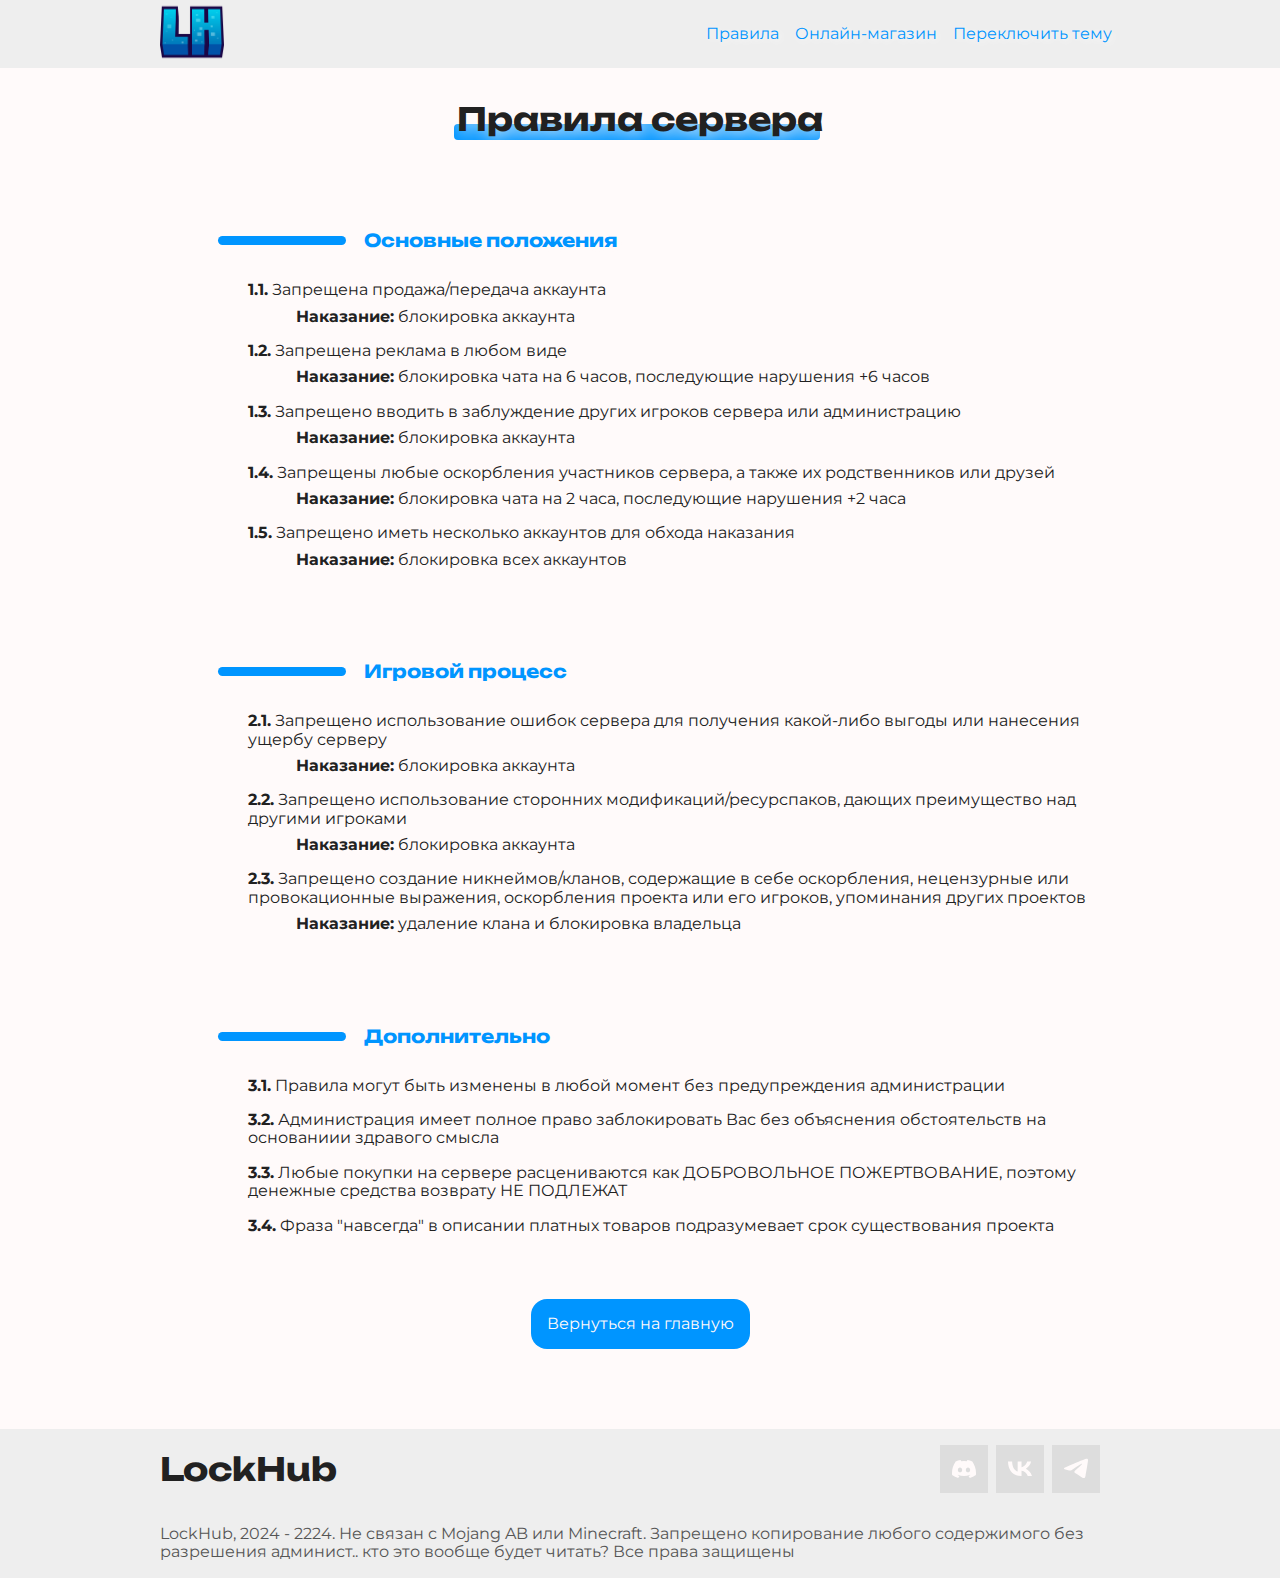
<file: lockhub/index1.html>
<!DOCTYPE html><html lang="ru" theme="dark"><head>
    <meta charset="UTF-8">
    <meta name="viewport" content="width=device-width, initial-scale=1.0">
    <link rel="icon" type="image/x-icon" href="images/logo.ico">
    <link rel="stylesheet" href="css/index.css">
    <link rel="stylesheet" href="css/rules.css">
    <link rel="stylesheet" href="css/animate.min.css">

    <title>Правила</title>
  </head>
  <body>
    <nav class="d-flex flex-justify-center flex-align-center">
      <div class="navbar">
        <div>
          <a href="index.html">
            <img loading="lazy" class="logo" src="images/logo.webp" alt="Логотип сервера">
          </a>
        </div>
        <ul class="links flex-justify-center d-flex">
          <li><a href="index1.html" class="link">Правила</a></li>
          <li><a href="https://skydonate.ru/lockhub" class="link">Онлайн-магазин</a></li>
          <!-- <li><a href="https://dsc.gg/LockHub" class="link">Поддержка</a></li> -->
          <li><a onclick="toggleTheme()" class="link">Переключить тему</a></li>
        </ul>
        <a class="menu-button">
          <svg xmlns="http://www.w3.org/2000/svg" viewBox="0 0 448 512">
            <path d="M0 96C0 78.3 14.3 64 32 64H416c17.7 0 32 14.3 32 32s-14.3 32-32 32H32C14.3 128 0 113.7 0 96zM0 256c0-17.7 14.3-32 32-32H416c17.7 0 32 14.3 32 32s-14.3 32-32 32H32c-17.7 0-32-14.3-32-32zM448 416c0 17.7-14.3 32-32 32H32c-17.7 0-32-14.3-32-32s14.3-32 32-32H416c17.7 0 32 14.3 32 32z"></path>
          </svg>
        </a>
      </div>
    </nav>

    <main>
      <section id="server-rules" class="d-flex f-column flex-justify-center flex-align-center animate__animated animate__zoomInUp">
        <div class="width-75 f-column">
          <h1 class="d-flex flex-justify-center">
            <span>Правила сервера</span>
          </h1>

          <ul id="rules">
            <li>
              <h3><span>Основные положения</span></h3>
              <ul>
                <li>
                  <b>1.1.</b> Запрещена продажа/передача аккаунта
                  <p><b>Наказание:</b> блокировка аккаунта</p>
                </li>
                <li>
                  <b>1.2.</b> Запрещена реклама в любом виде
                  <p>
                    <b>Наказание:</b> блокировка чата на 6 часов, последующие
                    нарушения +6 часов
                  </p>
                </li>
                <li>
                  <b>1.3.</b> Запрещено вводить в заблуждение других игроков
                  сервера или администрацию
                  <p><b>Наказание:</b> блокировка аккаунта</p>
                </li>
                <li>
                  <b>1.4.</b> Запрещены любые оскорбления участников сервера, а
                  также их родственников или друзей
                  <p>
                    <b>Наказание:</b> блокировка чата на 2 часа, последующие
                    нарушения +2 часа
                  </p>
                </li>
                <li>
                  <b>1.5.</b> Запрещено иметь несколько аккаунтов для обхода
                  наказания
                  <p><b>Наказание:</b> блокировка всех аккаунтов</p>
                </li>
              </ul>
            </li>

            <li>
              <h3><span>Игровой процесс</span></h3>
              <ul>
                <li>
                  <b>2.1.</b> Запрещено использование ошибок сервера для
                  получения какой-либо выгоды или нанесения ущербу серверу
                  <p><b>Наказание:</b> блокировка аккаунта</p>
                </li>
                <li>
                  <b>2.2.</b> Запрещено использование сторонних
                  модификаций/ресурспаков, дающих преимущество над другими
                  игроками
                  <p><b>Наказание:</b> блокировка аккаунта</p>
                </li>
                <li>
                  <b>2.3.</b> Запрещено создание никнеймов/кланов, содержащие в
                  себе оскорбления, нецензурные или провокационные выражения,
                  оскорбления проекта или его игроков, упоминания других
                  проектов
                  <p><b>Наказание:</b> удаление клана и блокировка владельца</p>
                </li>
              </ul>
            </li>

            <li>
              <h3><span>Дополнительно</span></h3>
              <ul>
                <li>
                  <b>3.1.</b> Правила могут быть изменены в любой момент без
                  предупреждения администрации
                </li>
                <li>
                  <b>3.2.</b> Администрация имеет полное право заблокировать Вас
                  без объяснения обстоятельств на основаниии здравого смысла
                </li>
                <li>
                  <b>3.3.</b> Любые покупки на сервере расцениваются как
                  ДОБРОВОЛЬНОЕ ПОЖЕРТВОВАНИЕ, поэтому денежные средства возврату
                  НЕ ПОДЛЕЖАТ
                </li>
                <li>
                  <b>3.4.</b> Фраза "навсегда" в описании платных товаров
                  подразумевает срок существования проекта
                </li>
              </ul>
            </li>
          </ul>
        </div>

        <a id="return" class="button" href="index.html">Вернуться на главную</a>
      </section>
    </main>

    <footer class="d-flex flex-align-center flex-justify-center">
      <div class="navbar">
        <div>
          <h1>LockHub</h1>
        </div>
        <div class="d-flex">
          <!-- <ul class="links">
            <li><a href="#" class="link">Публичная офферта</a></li>
            <li><a href="#" class="link">Пользовательское соглашение</a></li>
          </ul> -->
          <!-- Кнопки ссылок на соцсети -->
          <div id="footer-links" class="d-flex flex-align-center">
            <!-- Discord -->
            <a class="d-flex link-button" href="https://dsc.gg/LockHub" aria-label="Перейти в наш Discord сервер">
              <svg width="24" height="24" xmlns="http://www.w3.org/2000/svg" viewBox="0 0 127.14 96.36">
                <path d="M107.7,8.07A105.15,105.15,0,0,0,81.47,0a72.06,72.06,0,0,0-3.36,6.83A97.68,97.68,0,0,0,49,6.83,72.37,72.37,0,0,0,45.64,0,105.89,105.89,0,0,0,19.39,8.09C2.79,32.65-1.71,56.6.54,80.21h0A105.73,105.73,0,0,0,32.71,96.36,77.7,77.7,0,0,0,39.6,85.25a68.42,68.42,0,0,1-10.85-5.18c.91-.66,1.8-1.34,2.66-2a75.57,75.57,0,0,0,64.32,0c.87.71,1.76,1.39,2.66,2a68.68,68.68,0,0,1-10.87,5.19,77,77,0,0,0,6.89,11.1A105.25,105.25,0,0,0,126.6,80.22h0C129.24,52.84,122.09,29.11,107.7,8.07ZM42.45,65.69C36.18,65.69,31,60,31,53s5-12.74,11.43-12.74S54,46,53.89,53,48.84,65.69,42.45,65.69Zm42.24,0C78.41,65.69,73.25,60,73.25,53s5-12.74,11.44-12.74S96.23,46,96.12,53,91.08,65.69,84.69,65.69Z"></path>
              </svg>
            </a>
            <!-- VK -->
            <a class="d-flex link-button" href="https://vk.com/LockHub" aria-label="Перейти в нашу группу ВК">
              <svg width="24" height="24" xmlns="http://www.w3.org/2000/svg" viewBox="0 0 24 17">
                <path d="M13.0718 15.4603C4.87188 15.4603 0.194878 10.0549 0 1.0603H4.10743C4.24235 7.6621 7.27038 10.4585 9.66888 11.0351V1.0603H13.5366V6.75399C15.9051 6.50896 18.3933 3.91435 19.2328 1.0603H23.1004C22.4558 4.57741 19.7575 7.17202 17.8387 8.23869C19.7575 9.10355 22.8307 11.3666 24 15.4603H19.7425C18.8281 12.7216 16.5497 10.6026 13.5366 10.3143V15.4603H13.0718Z"></path>
              </svg>
            </a>
            <!-- Telegram -->
            <a class="d-flex link-button" href="https://t.me/v0ufer" aria-label="Перейти в наш Telegram канал">
              <svg xmlns="http://www.w3.org/2000/svg" width="24" height="24" viewBox="0 0 20 17">
                <path d="M1.3749 6.94845C6.74359 4.69048 10.3236 3.20188 12.1148 2.48267C17.2292 0.429167 18.2919 0.0724514 18.9846 0.0606725C19.1369 0.0580818 19.4776 0.0945288 19.6982 0.267363C19.8845 0.413301 19.9358 0.610442 19.9603 0.748807C19.9848 0.887173 20.0154 1.20238 19.9911 1.44866C19.714 4.25975 18.5147 11.0815 17.9046 14.2299C17.6465 15.5622 17.1382 16.0089 16.6461 16.0526C15.5766 16.1476 14.7645 15.3703 13.7287 14.7148C12.1078 13.6892 11.1921 13.0507 9.61879 12.0498C7.80053 10.8932 8.97923 10.2574 10.0154 9.21854C10.2866 8.94664 14.9987 4.80923 15.0899 4.4339C15.1013 4.38696 15.1119 4.21198 15.0042 4.11959C14.8965 4.02719 14.7376 4.05879 14.6229 4.08392C14.4604 4.11953 11.871 5.77167 6.85486 9.04033C6.11988 9.52752 5.45416 9.7649 4.8577 9.75246C4.20015 9.73875 2.93528 9.39356 1.99498 9.0985C0.84166 8.7366 -0.074973 8.54526 0.00484519 7.93064C0.0464194 7.61051 0.503103 7.28311 1.3749 6.94845Z"></path>
              </svg>
            </a>
          </div>
        </div>
      </div>
      <p class="text-muted">
        LockHub, 2024 - 2224. Не связан с Mojang AB или Minecraft. Запрещено
        копирование любого содержимого без разрешения админист.. кто это вообще
        будет читать? Все права защищены
      </p>
    </footer>
    <script src="js/index.js"></script>
  

</body></html>
</file>
<file: css/index.css>
/* Шрифты */
@font-face {
    font-family: Montserrat;
    src: url('../fonts/Montserrat.ttf');
    font-display: swap;
}
@font-face {
    font-family: Unbounded;
    src: url('../fonts/Unbounded.ttf');
    font-display: swap;
}

/* Переменные */
:root {
  --accent-color: #0095ff;
  --background-primary-color: #fffafa;
  --background-secondary-color: #eeeeee;
  --background-tertiary-color: #dddddd;
  --primary-color: #212121;
  --primary-color-muted: #555555;

  --animate-duration:1s
}
:root[theme="dark"] {
  --accent-color: #0095ff;
  --background-primary-color: #212121;
  --background-secondary-color: #191919;
  --background-tertiary-color: #555555;
  --primary-color: #f8f8f8;
  --primary-color-muted: #b0b0b0;

  --animate-duration:1s
}

@media (prefers-reduced-motion: no-preference) {
  :root {
    scroll-behavior: smooth;
  }
}

::selection {
  background: var(--accent-color);
  color: var(--background-primary-color);
}

body {
  margin: 0;
  background-color: var(--background-primary-color);
  color: var(--primary-color);
  font-family: Montserrat, system-ui, -apple-system, BlinkMacSystemFont, 'Segoe UI', Roboto, Oxygen, Ubuntu, Cantarell, 'Open Sans', 'Helvetica Neue', sans-serif;
  overflow-x: hidden;
}

h1, h2, h3 {
  font-family: Unbounded, Montserrat, system-ui, -apple-system, BlinkMacSystemFont, 'Segoe UI', Roboto, Oxygen, Ubuntu, Cantarell, 'Open Sans', 'Helvetica Neue', sans-serif;
}

a {
  text-decoration: none;
  color: var(--accent-color);
  transition: 0.3s ease;
}
a:hover {
  color: var(--primary-color);
  cursor: pointer;
}

.d-flex { display: flex; }
.flex-justify-center { justify-content: center; }
.flex-align-center { align-items: center; }
.f-column {flex-direction: column;}
.text-muted {color: var(--primary-color-muted);}

/* Ссылки */

.link, span {
  position: relative;
  text-shadow: var(--background-primary-color) 0.1em 0.1em 0.5em;
}
.link::after,
span::after {
  position: absolute;
  content: '';
  display: block;
  transition: 0.3s ease;
  
  bottom: -0.1rem;
  left: -0.2rem;
  height: 0.5em;
  border-radius: 0.25rem;

  z-index: -1;
  background: var(--accent-color);
  width: 0;
}
.link:hover:after,
span::after {
  width: 100%;
}

span::after {background: var(--accent-color)}

.link-button {
  background-color: var(--background-tertiary-color);
  fill: var(--background-primary-color);
  text-decoration: none;
  padding: 0.75rem;
  text-align: center;
  transition: 0.3s ease;
}
.link-button:hover {
  background-color: var(--primary-color-muted);
  box-shadow: var(--accent-color) 0.25em 0.25em;
  fill: var(--accent-color);
}

.button {
  padding: 1rem;
  background-color: var(--accent-color);
  color: var(--background-primary-color);
  border-radius: 1rem;
}
.button:hover {
  background-color: var(--background-primary-color);
  color: var(--primary-color);
  transform: scale(110%);
}

/* Уведомление */

#notification {
  position: fixed;
  z-index: 10;
  background-color: var(--background-secondary-color);
  border-radius: 1rem;
  padding: 1em;
  bottom: -10em;
  right: 1em;
  transition: bottom 0.5s cubic-bezier(1,.24,0,.9);
}
#notification.show {bottom: 1em;}
#notification > b {font-size: larger;}

#notification > * {margin: 0.5em;}

/* Навигация */

nav {
    background-color: var(--background-secondary-color);
    position: fixed;
    width: 100vw;
    top: 0;
    z-index: 3611;
}
.navbar {
    width: 75%;
    display: flex;
    align-items: center;
    justify-content: space-between;
}
.logo {
    height: 4em;
    width: 4em;
}
.links {
  padding-left: 0;
  list-style-type: none;
}
.links > li {
  margin: 0 0.5rem 0 0.5rem;
}
.menu-button {
  display: inline-block;
  width: 24px;
  height: 24px;
  color: hsl(0, 0%, 100%);
}

.menu-button svg {
  width: 100%;
  height: 100%;
}

@keyframes slideDown {
  from {
    transform: translateY(-100%);
    opacity: 0;
  }
  to {
    transform: translateY(0);
    opacity: 1;
  }
}
@keyframes slideUp {
  from {
    transform: translateY(0);
    opacity: 1;
  }
  to {
    transform: translateY(-100%);
    opacity: 0;
  }
}

nav > .navbar > .links.show-navbar {
  display: flex;
  z-index: -1;
  transform: translateY(0);
  animation: slideDown 0.5s forwards;
}

nav > .navbar > .links.hide-navbar {
  animation: slideUp 0.5s forwards;
  transform: translateY(-100%);
}

@media screen and (max-width: 960px) {
  nav > .navbar > .links {
    display: none;
    position: absolute;

    flex-direction: column;

    left: 0;
    top: 3rem;
    padding: 1em 0;
    background-color: var(--background-secondary-color);
    width: 100vw;
    z-index: 0;
  }
  nav > .navbar > .links > li {margin: 1em;}
  .links > li {margin: 1.5rem 0;}
  .links .link::after {height: 0px !important;}
  nav > .navbar {max-height: 5em; width: 95vw;}

  .menu-button {
    display: flex;
    top: 1em;
    right: 1em;
    z-index: 10;
    width: 2em;
    padding: 1em;
    fill: var(--primary-color-muted);
    border-radius: 1rem;
  }

  .links.show-navbar {
    display: flex;
    transition: transform 0.5s ease;
  }
}

/* Контент */

section{
  min-height: 100vh;
  margin-bottom: 3rem;
  position: relative;
}
.width-75 {width: 75%;}
section > .column-space-around {
  min-height: 90%;
  flex-direction: column;
  justify-content: space-around;
}

@media screen and (max-width: 580px) {
  .width-75 {max-width: 100%;}
}

/* Баннер */
#banner {
  background-image: url("../images/background.webp");
  background-position: center;
  background-size: cover;
  background-attachment: fixed;

  justify-content: space-around;
  position: relative;
  -webkit-mask: linear-gradient(
    to bottom,
    var(--background-primary-color) 75%,
    var(--background-primary-color) 100%
  );
}
#banner::after {
  content: '';
  position: absolute;
  bottom: 0;
  left: 0;
  width: 100%;
  height: 100%;
  background: linear-gradient(
    to bottom,
    rgba(0, 0, 0, 0) 0%,
    var(--background-primary-color) 100%
  );
}
#banner > #welcome-text {
  z-index: 1;
  max-width: 75%;
}
#banner > #welcome-text > div {margin-top: 2.5rem;}

/* О сервере */
#about-server-info {min-height: 80vh;}
#about-server-info > .button {margin-top: 4rem;}

/* Карточки */
.cards {
  display: flex;
  flex-wrap: wrap;
  justify-content: center;
  gap: 1rem;
}
.card-divider {
  position: relative;
  width: 15vw;
  height: 15vw;
  z-index: 0;
  opacity: 0.9;
}
.card-divider:nth-of-type(1) {transform: rotate(25deg); left: 5em; bottom: 2em;}
.card-divider:nth-of-type(2) {transform: rotate(-17deg); right: 3em; top: 4em;}
@media screen and (max-width: 1500px) {
  .card-divider {display: none;}
}
.card {
  display: flex;
  flex-direction: column;
  background-color: var(--background-secondary-color);
  border-radius: 1rem;
  padding: 1rem;
  overflow: hidden;
  position: relative;
  margin: 1rem;
  max-width: 25%;
  min-width: 360px;
}
@media screen and (max-width: 480px) {
  .card {
    transform: scale(90%);
    min-width: 300px !important;
    margin: 0.25em;
  }
}
.card > * {
  margin: 0.5em;
  z-index: 1;
}
.card-icon {
  position: absolute;
  transform: rotate(15deg);
  width: 15em;
  bottom: -5em;
  right: -6em;
  z-index: 0;
  fill: var(--background-primary-color);
}

@media screen and (min-width: 1500px) {
  #about-server-info > .cards > .card:nth-of-type(1) {transform: rotate(2deg);}
  #about-server-info > .cards > .card:nth-of-type(2) {transform: rotate(-3deg);}
  #about-server-info > .cards > .card:nth-of-type(3) {transform: rotate(-3deg);}
  #about-server-info > .cards > .card:nth-of-type(4) {transform: rotate(4deg);}
}

/* Как к нам присоедениться */
#join-content {max-width: 70vw; z-index: 1; position: relative;}
#join-content > div > p {margin: 0 0 1rem 0;}
#join-content > .cards > .card {
  min-width: 360px;
}
.server-ip {
  background-color: var(--background-primary-color);
  padding: 1rem;
  border-radius: 1rem;
  justify-content: space-between;
}
.server-ip * {margin: 0;}
.server-ip .copy-button {
  width: 1em;
  fill: var(--primary-color-muted);
}
.ip-buttons > * {margin: 0 0.5em 0 0.5em;}
.server-ip .copy-button:hover {fill: var(--accent-color);}

#join-content > #interest {margin-top: 2em;}

#join-content > .join-divider {
  position: absolute;
  scale: 150%;
}
#join-content > .join-divider:nth-of-type(1) {
  transform: rotate(-17deg);
  left: -9em;
  bottom: -3em;
}
#join-content > .join-divider:nth-of-type(2) {
  transform: rotate(-14deg);
  right: -12em;
  top: 9em;
}
.dots {
  position: absolute;
  transform: rotate(7deg);
  z-index: -5;
  fill: var(--background-secondary-color);
  scale: 85%;
  opacity: 50%;
}
@media screen and (max-width: 1280px) {
  #join-content > .join-divider {display: none;}
  .dots {display: none;}
}
@media screen and (max-height: 840px) {
  .dots {scale: 65%;}
}
@media screen and (max-height: 720px) {
  .dots {display: none;}
}

/* Частые вопросы */

#faq > h1 {margin: 3em;}

.spoiler {
  background-color: var(--background-secondary-color);
  overflow: hidden;
  border-radius: 1em;
  transition: background-color 0.3s;
  margin: 0.5em;

  width: 90%;
}

.spoiler-button {
  display: block;
  width: 100%;
  padding: 1rem;
  font-size: 1.25em;
  text-decoration: solid;
  color: var(--primary-color);
  transition: background-color 0.3s, color 0.3s;
}
.spoiler-button:hover {background-color: var(--background-tertiary-color);}

.spoiler-content {
  max-height: 0;
  overflow: hidden;
  background-color: var(--background-tertiary-color);
  transition: max-height 0.3s ease-out, padding 0.3s;
}
.spoiler-content > p {margin: 0 1em 1em 1em;}
.spoiler-content span {color: var(--accent-color);}

.spoiler.active {background-color: var(--background-tertiary-color);}
.spoiler.active .spoiler-button {color: var(--accent-color);}
.spoiler.active .spoiler-content {
  max-height: 35vh;
  padding: 1em;
}

#faq > .divider {position: absolute; display: none; scale: 150%; z-index: -1;}

@media screen and (min-width: 1500px) {
  #faq > .divider {display: inline;}
  #faq > .divider:nth-of-type(2) { top: 9em; left: 15em; transform: rotate(-17deg); }
  #faq > .divider:nth-of-type(1) { bottom: 6em; right: 8em; transform: rotate(12deg); }
}
/* Футер */

footer {
  background-color: var(--background-secondary-color);
  bottom: 0;
  justify-content: space-between;
  flex-direction: column;
}
footer > p { max-width: 75%; }
footer .link { z-index: 0; }
#footer-links {margin: 0 1rem 0 1rem;}
#footer-links > * {margin: 0 0.25rem 0 0.25rem;}

@media screen and (max-width: 960px) {
  footer > .navbar {flex-direction: column;}
}

/* normalize */

:where(html) {
  line-height: 1.15;
  -webkit-text-size-adjust: 100%;
  text-size-adjust: 100%;
}
:where(h1) {
  font-size: 2em;
  margin-block-end: 0.67em;
  margin-block-start: 0.67em;
}
:where(dl, ol, ul) :where(dl, ol, ul) {
  margin-block-end: 0;
  margin-block-start: 0;
}
:where(hr) {
  box-sizing: content-box;
  color: inherit;
  height: 0;
}
:where(abbr[title]) {
  text-decoration: underline;
  text-decoration: underline dotted;
}
:where(b, strong) {
  font-weight: bolder;
}
:where(code, kbd, pre, samp) {
  font-family: monospace, monospace;
  font-size: 1em;
}
:where(small) {
  font-size: 80%;
}
:where(table) {
  border-color: currentColor;
  text-indent: 0;
}
:where(button, input, select) {
  margin: 0;
}
:where(button) {
  text-transform: none;
}
:where(
    button,
    input:is([type="button" i], [type="reset" i], [type="submit" i])
  ) {
  -webkit-appearance: button;
}
:where(progress) {
  vertical-align: baseline;
}
:where(select) {
  text-transform: none;
}
:where(textarea) {
  margin: 0;
}
:where(input[type="search" i]) {
  -webkit-appearance: textfield;
  outline-offset: -2px;
}
::-webkit-inner-spin-button,
::-webkit-outer-spin-button {
  height: auto;
}
::-webkit-input-placeholder {
  color: inherit;
  opacity: 0.54;
}
::-webkit-search-decoration {
  -webkit-appearance: none;
}
::-webkit-file-upload-button {
  -webkit-appearance: button;
  font: inherit;
}
:where(
    button,
    input:is(
        [type="button" i],
        [type="color" i],
        [type="reset" i],
        [type="submit" i]
      )
  )::-moz-focus-inner {
  border-style: none;
  padding: 0;
}
:where(
    button,
    input:is(
        [type="button" i],
        [type="color" i],
        [type="reset" i],
        [type="submit" i]
      )
  )::-moz-focusring {
  outline: 1px dotted ButtonText;
}
:where(:-moz-ui-invalid) {
  box-shadow: none;
}
:where(dialog) {
  background-color: white;
  border: solid;
  color: black;
  height: -moz-fit-content;
  height: fit-content;
  left: 0;
  margin: auto;
  padding: 1em;
  position: absolute;
  right: 0;
  width: -moz-fit-content;
  width: fit-content;
}
:where(dialog:not([open])) {
  display: none;
}
:where(summary) {
  display: list-item;
}

/*  */

.animate__zoomInDown {
  -webkit-animation-name: zoomInDown;
  animation-name: zoomInDown;
}

.animate__animated {
  -webkit-animation-duration: 1s;
  animation-duration: 1s;
  -webkit-animation-duration: var(--animate-duration);
  animation-duration: var(--animate-duration);
  -webkit-animation-fill-mode: both;
  animation-fill-mode: both;
}

@keyframes zoomInDown {
  0% {
    opacity:0;
    -webkit-transform:scale3d(.1,.1,.1) translate3d(0,-1000px,0);
    transform:scale3d(.1,.1,.1) translate3d(0,-1000px,0);
    -webkit-animation-timing-function:cubic-bezier(.55,.055,.675,.19);
    animation-timing-function:cubic-bezier(.55,.055,.675,.19)
  }
  60% {
    opacity:1;
    -webkit-transform:scale3d(.475,.475,.475) translate3d(0,60px,0);
    transform:scale3d(.475,.475,.475) translate3d(0,60px,0);
    -webkit-animation-timing-function:cubic-bezier(.175,.885,.32,1);
    animation-timing-function:cubic-bezier(.175,.885,.32,1)
  }
}
</file>
<file: lockhub/css/index.css>
/* Шрифты */
@font-face {
    font-family: Montserrat;
    src: url('../fonts/Montserrat.ttf');
    font-display: swap;
}
@font-face {
    font-family: Unbounded;
    src: url('../fonts/Unbounded.ttf');
    font-display: swap;
}

/* Переменные */
:root {
  --accent-color: #0095ff;
  --background-primary-color: #fffafa;
  --background-secondary-color: #eeeeee;
  --background-tertiary-color: #dddddd;
  --primary-color: #212121;
  --primary-color-muted: #555555;

  --animate-duration:1s
}
:root[theme="dark"] {
  --accent-color: #0095ff;
  --background-primary-color: #212121;
  --background-secondary-color: #191919;
  --background-tertiary-color: #555555;
  --primary-color: #f8f8f8;
  --primary-color-muted: #b0b0b0;

  --animate-duration:1s
}

@media (prefers-reduced-motion: no-preference) {
  :root {
    scroll-behavior: smooth;
  }
}

::selection {
  background: var(--accent-color);
  color: var(--background-primary-color);
}

body {
  margin: 0;
  background-color: var(--background-primary-color);
  color: var(--primary-color);
  font-family: Montserrat, system-ui, -apple-system, BlinkMacSystemFont, 'Segoe UI', Roboto, Oxygen, Ubuntu, Cantarell, 'Open Sans', 'Helvetica Neue', sans-serif;
  overflow-x: hidden;
}

h1, h2, h3 {
  font-family: Unbounded, Montserrat, system-ui, -apple-system, BlinkMacSystemFont, 'Segoe UI', Roboto, Oxygen, Ubuntu, Cantarell, 'Open Sans', 'Helvetica Neue', sans-serif;
}

a {
  text-decoration: none;
  color: var(--accent-color);
  transition: 0.3s ease;
}
a:hover {
  color: var(--primary-color);
  cursor: pointer;
}

.d-flex { display: flex; }
.flex-justify-center { justify-content: center; }
.flex-align-center { align-items: center; }
.f-column {flex-direction: column;}
.text-muted {color: var(--primary-color-muted);}

/* Ссылки */

.link, span {
  position: relative;
  text-shadow: var(--background-primary-color) 0.1em 0.1em 0.5em;
}
.link::after,
span::after {
  position: absolute;
  content: '';
  display: block;
  transition: 0.3s ease;
  
  bottom: -0.1rem;
  left: -0.2rem;
  height: 0.5em;
  border-radius: 0.25rem;

  z-index: -1;
  background: var(--accent-color);
  width: 0;
}
.link:hover:after,
span::after {
  width: 100%;
}

span::after {background: var(--accent-color)}

.link-button {
  background-color: var(--background-tertiary-color);
  fill: var(--background-primary-color);
  text-decoration: none;
  padding: 0.75rem;
  text-align: center;
  transition: 0.3s ease;
}
.link-button:hover {
  background-color: var(--primary-color-muted);
  box-shadow: var(--accent-color) 0.25em 0.25em;
  fill: var(--accent-color);
}

.button {
  padding: 1rem;
  background-color: var(--accent-color);
  color: var(--background-primary-color);
  border-radius: 1rem;
}
.button:hover {
  background-color: var(--background-primary-color);
  color: var(--primary-color);
  transform: scale(110%);
}

/* Уведомление */

#notification {
  position: fixed;
  z-index: 10;
  background-color: var(--background-secondary-color);
  border-radius: 1rem;
  padding: 1em;
  bottom: -10em;
  right: 1em;
  transition: bottom 0.5s cubic-bezier(1,.24,0,.9);
}
#notification.show {bottom: 1em;}
#notification > b {font-size: larger;}

#notification > * {margin: 0.5em;}

/* Навигация */

nav {
    background-color: var(--background-secondary-color);
    position: fixed;
    width: 100vw;
    top: 0;
    z-index: 3611;
}
.navbar {
    width: 75%;
    display: flex;
    align-items: center;
    justify-content: space-between;
}
.logo {
    height: 4em;
    width: 4em;
}
.links {
  padding-left: 0;
  list-style-type: none;
}
.links > li {
  margin: 0 0.5rem 0 0.5rem;
}
.menu-button {display: none;}

@keyframes slideDown {
  from {
    transform: translateY(-100%);
    opacity: 0;
  }
  to {
    transform: translateY(0);
    opacity: 1;
  }
}
@keyframes slideUp {
  from {
    transform: translateY(0);
    opacity: 1;
  }
  to {
    transform: translateY(-100%);
    opacity: 0;
  }
}

nav > .navbar > .links.show-navbar {
  display: flex;
  z-index: -1;
  transform: translateY(0);
  animation: slideDown 0.5s forwards;
}

nav > .navbar > .links.hide-navbar {
  animation: slideUp 0.5s forwards;
  transform: translateY(-100%);
}

@media screen and (max-width: 960px) {
  nav > .navbar > .links {
    display: none;
    position: absolute;

    flex-direction: column;

    left: 0;
    top: 3rem;
    padding: 1em 0;
    background-color: var(--background-secondary-color);
    width: 100vw;
    z-index: 0;
  }
  nav > .navbar > .links > li {margin: 1em;}
  .links > li {margin: 1.5rem 0;}
  .links .link::after {height: 0px !important;}
  nav > .navbar {max-height: 5em; width: 95vw;}

  .menu-button {
    display: flex;
    top: 1em;
    right: 1em;
    z-index: 10;
    width: 2em;
    padding: 1em;
    fill: var(--primary-color-muted);
    border-radius: 1rem;
  }

  .links.show-navbar {
    display: flex;
    transition: transform 0.5s ease;
  }
}

/* Контент */

section{
  min-height: 100vh;
  margin-bottom: 3rem;
  position: relative;
}
.width-75 {width: 75%;}
section > .column-space-around {
  min-height: 90%;
  flex-direction: column;
  justify-content: space-around;
}

@media screen and (max-width: 580px) {
  .width-75 {max-width: 100%;}
}

/* Баннер */
#banner {
  background-image: url("../images/background.webp");
  background-position: center;
  background-size: cover;
  background-attachment: fixed;

  justify-content: space-around;
  position: relative;
  -webkit-mask: linear-gradient(
    to bottom,
    var(--background-primary-color) 75%,
    var(--background-primary-color) 100%
  );
}
#banner::after {
  content: '';
  position: absolute;
  bottom: 0;
  left: 0;
  width: 100%;
  height: 100%;
  background: linear-gradient(
    to bottom,
    rgba(0, 0, 0, 0) 0%,
    var(--background-primary-color) 100%
  );
}
#banner > #welcome-text {
  z-index: 1;
  max-width: 75%;
}
#banner > #welcome-text > div {margin-top: 2.5rem;}

/* О сервере */
#about-server-info {min-height: 80vh;}
#about-server-info > .button {margin-top: 4rem;}

/* Карточки */
.cards {
  display: flex;
  flex-wrap: wrap;
  justify-content: center;
  gap: 1rem;
}
.card-divider {
  position: relative;
  width: 15vw;
  height: 15vw;
  z-index: 0;
  opacity: 0.9;
}
.card-divider:nth-of-type(1) {transform: rotate(25deg); left: 5em; bottom: 2em;}
.card-divider:nth-of-type(2) {transform: rotate(-17deg); right: 3em; top: 4em;}
@media screen and (max-width: 1500px) {
  .card-divider {display: none;}
}
.card {
  display: flex;
  flex-direction: column;
  background-color: var(--background-secondary-color);
  border-radius: 1rem;
  padding: 1rem;
  overflow: hidden;
  position: relative;
  margin: 1rem;
  max-width: 25%;
  min-width: 360px;
}
@media screen and (max-width: 480px) {
  .card {
    transform: scale(90%);
    min-width: 300px !important;
    margin: 0.25em;
  }
}
.card > * {
  margin: 0.5em;
  z-index: 1;
}
.card-icon {
  position: absolute;
  transform: rotate(15deg);
  width: 15em;
  bottom: -5em;
  right: -6em;
  z-index: 0;
  fill: var(--background-primary-color);
}

@media screen and (min-width: 1500px) {
  #about-server-info > .cards > .card:nth-of-type(1) {transform: rotate(2deg);}
  #about-server-info > .cards > .card:nth-of-type(2) {transform: rotate(-3deg);}
  #about-server-info > .cards > .card:nth-of-type(3) {transform: rotate(-3deg);}
  #about-server-info > .cards > .card:nth-of-type(4) {transform: rotate(4deg);}
}

/* Как к нам присоедениться */
#join-content {max-width: 70vw; z-index: 1; position: relative;}
#join-content > div > p {margin: 0 0 1rem 0;}
#join-content > .cards > .card {
  min-width: 360px;
}
.server-ip {
  background-color: var(--background-primary-color);
  padding: 1rem;
  border-radius: 1rem;
  justify-content: space-between;
}
.server-ip * {margin: 0;}
.server-ip .copy-button {
  width: 1em;
  fill: var(--primary-color-muted);
}
.ip-buttons > * {margin: 0 0.5em 0 0.5em;}
.server-ip .copy-button:hover {fill: var(--accent-color);}

#join-content > #interest {margin-top: 2em;}

#join-content > .join-divider {
  position: absolute;
  scale: 150%;
}
#join-content > .join-divider:nth-of-type(1) {
  transform: rotate(-17deg);
  left: -9em;
  bottom: -3em;
}
#join-content > .join-divider:nth-of-type(2) {
  transform: rotate(-14deg);
  right: -12em;
  top: 9em;
}
.dots {
  position: absolute;
  transform: rotate(7deg);
  z-index: -5;
  fill: var(--background-secondary-color);
  scale: 85%;
  opacity: 50%;
}
@media screen and (max-width: 1280px) {
  #join-content > .join-divider {display: none;}
  .dots {display: none;}
}
@media screen and (max-height: 840px) {
  .dots {scale: 65%;}
}
@media screen and (max-height: 720px) {
  .dots {display: none;}
}

/* Частые вопросы */

#faq > h1 {margin: 3em;}

.spoiler {
  background-color: var(--background-secondary-color);
  overflow: hidden;
  border-radius: 1em;
  transition: background-color 0.3s;
  margin: 0.5em;

  width: 90%;
}

.spoiler-button {
  display: block;
  width: 100%;
  padding: 1rem;
  font-size: 1.25em;
  text-decoration: solid;
  color: var(--primary-color);
  transition: background-color 0.3s, color 0.3s;
}
.spoiler-button:hover {background-color: var(--background-tertiary-color);}

.spoiler-content {
  max-height: 0;
  overflow: hidden;
  background-color: var(--background-tertiary-color);
  transition: max-height 0.3s ease-out, padding 0.3s;
}
.spoiler-content > p {margin: 0 1em 1em 1em;}
.spoiler-content span {color: var(--accent-color);}

.spoiler.active {background-color: var(--background-tertiary-color);}
.spoiler.active .spoiler-button {color: var(--accent-color);}
.spoiler.active .spoiler-content {
  max-height: 35vh;
  padding: 1em;
}

#faq > .divider {position: absolute; display: none; scale: 150%; z-index: -1;}

@media screen and (min-width: 1500px) {
  #faq > .divider {display: inline;}
  #faq > .divider:nth-of-type(2) { top: 9em; left: 15em; transform: rotate(-17deg); }
  #faq > .divider:nth-of-type(1) { bottom: 6em; right: 8em; transform: rotate(12deg); }
}
/* Футер */

footer {
  background-color: var(--background-secondary-color);
  bottom: 0;
  justify-content: space-between;
  flex-direction: column;
}
footer > p { max-width: 75%; }
footer .link { z-index: 0; }
#footer-links {margin: 0 1rem 0 1rem;}
#footer-links > * {margin: 0 0.25rem 0 0.25rem;}

@media screen and (max-width: 960px) {
  footer > .navbar {flex-direction: column;}
}

/* normalize */

:where(html) {
  line-height: 1.15;
  -webkit-text-size-adjust: 100%;
  text-size-adjust: 100%;
}
:where(h1) {
  font-size: 2em;
  margin-block-end: 0.67em;
  margin-block-start: 0.67em;
}
:where(dl, ol, ul) :where(dl, ol, ul) {
  margin-block-end: 0;
  margin-block-start: 0;
}
:where(hr) {
  box-sizing: content-box;
  color: inherit;
  height: 0;
}
:where(abbr[title]) {
  text-decoration: underline;
  text-decoration: underline dotted;
}
:where(b, strong) {
  font-weight: bolder;
}
:where(code, kbd, pre, samp) {
  font-family: monospace, monospace;
  font-size: 1em;
}
:where(small) {
  font-size: 80%;
}
:where(table) {
  border-color: currentColor;
  text-indent: 0;
}
:where(button, input, select) {
  margin: 0;
}
:where(button) {
  text-transform: none;
}
:where(
    button,
    input:is([type="button" i], [type="reset" i], [type="submit" i])
  ) {
  -webkit-appearance: button;
}
:where(progress) {
  vertical-align: baseline;
}
:where(select) {
  text-transform: none;
}
:where(textarea) {
  margin: 0;
}
:where(input[type="search" i]) {
  -webkit-appearance: textfield;
  outline-offset: -2px;
}
::-webkit-inner-spin-button,
::-webkit-outer-spin-button {
  height: auto;
}
::-webkit-input-placeholder {
  color: inherit;
  opacity: 0.54;
}
::-webkit-search-decoration {
  -webkit-appearance: none;
}
::-webkit-file-upload-button {
  -webkit-appearance: button;
  font: inherit;
}
:where(
    button,
    input:is(
        [type="button" i],
        [type="color" i],
        [type="reset" i],
        [type="submit" i]
      )
  )::-moz-focus-inner {
  border-style: none;
  padding: 0;
}
:where(
    button,
    input:is(
        [type="button" i],
        [type="color" i],
        [type="reset" i],
        [type="submit" i]
      )
  )::-moz-focusring {
  outline: 1px dotted ButtonText;
}
:where(:-moz-ui-invalid) {
  box-shadow: none;
}
:where(dialog) {
  background-color: white;
  border: solid;
  color: black;
  height: -moz-fit-content;
  height: fit-content;
  left: 0;
  margin: auto;
  padding: 1em;
  position: absolute;
  right: 0;
  width: -moz-fit-content;
  width: fit-content;
}
:where(dialog:not([open])) {
  display: none;
}
:where(summary) {
  display: list-item;
}

/*  */

.animate__zoomInDown {
  -webkit-animation-name: zoomInDown;
  animation-name: zoomInDown;
}

.animate__animated {
  -webkit-animation-duration: 1s;
  animation-duration: 1s;
  -webkit-animation-duration: var(--animate-duration);
  animation-duration: var(--animate-duration);
  -webkit-animation-fill-mode: both;
  animation-fill-mode: both;
}

@keyframes zoomInDown {
  0% {
    opacity:0;
    -webkit-transform:scale3d(.1,.1,.1) translate3d(0,-1000px,0);
    transform:scale3d(.1,.1,.1) translate3d(0,-1000px,0);
    -webkit-animation-timing-function:cubic-bezier(.55,.055,.675,.19);
    animation-timing-function:cubic-bezier(.55,.055,.675,.19)
  }
  60% {
    opacity:1;
    -webkit-transform:scale3d(.475,.475,.475) translate3d(0,60px,0);
    transform:scale3d(.475,.475,.475) translate3d(0,60px,0);
    -webkit-animation-timing-function:cubic-bezier(.175,.885,.32,1);
    animation-timing-function:cubic-bezier(.175,.885,.32,1)
  }
}
</file>
<file: css/rules.css>
@media screen and (max-width: 580px) {
    .width-75 {width: 100%;}
    #rules {padding-left: 0.5em;}
    #rules li > ul {padding: 0 1em !important;}
}

#server-rules {margin: 5em 0;}
#server-rules ul {list-style-type: none;}
#server-rules > #return {margin-top: 3rem;}

#rules > li > h3 {
    font-size: large;
    margin-top: 5rem;
    color: var(--accent-color);
}
#rules li ul li {margin: 1em 0;}
#rules li ul li p {margin: 0.5em 3em 1em 3em;}

#rules li > ul {padding-left: 3em;}

#rules > li > h3 > span {
    display: flex;
    align-items: center;
}

#rules h3 > span::after {display: none;}
#rules h3 > span::before {
    content: '';
    background-color: var(--accent-color);
    height: 0.5em;
    margin: 1em;
    border-radius: 1rem;
    position: static;
    width: auto;
}
#rules h3 > span::before {min-width: 10vw;}
</file>
<file: lockhub/css/rules.css>
@media screen and (max-width: 580px) {
    .width-75 {width: 100%;}
    #rules {padding-left: 0.5em;}
    #rules li > ul {padding: 0 1em !important;}
}

#server-rules {margin: 5em 0;}
#server-rules ul {list-style-type: none;}
#server-rules > #return {margin-top: 3rem;}

#rules > li > h3 {
    font-size: large;
    margin-top: 5rem;
    color: var(--accent-color);
}
#rules li ul li {margin: 1em 0;}
#rules li ul li p {margin: 0.5em 3em 1em 3em;}

#rules li > ul {padding-left: 3em;}

#rules > li > h3 > span {
    display: flex;
    align-items: center;
}

#rules h3 > span::after {display: none;}
#rules h3 > span::before {
    content: '';
    background-color: var(--accent-color);
    height: 0.5em;
    margin: 1em;
    border-radius: 1rem;
    position: static;
    width: auto;
}
#rules h3 > span::before {min-width: 10vw;}
</file>
